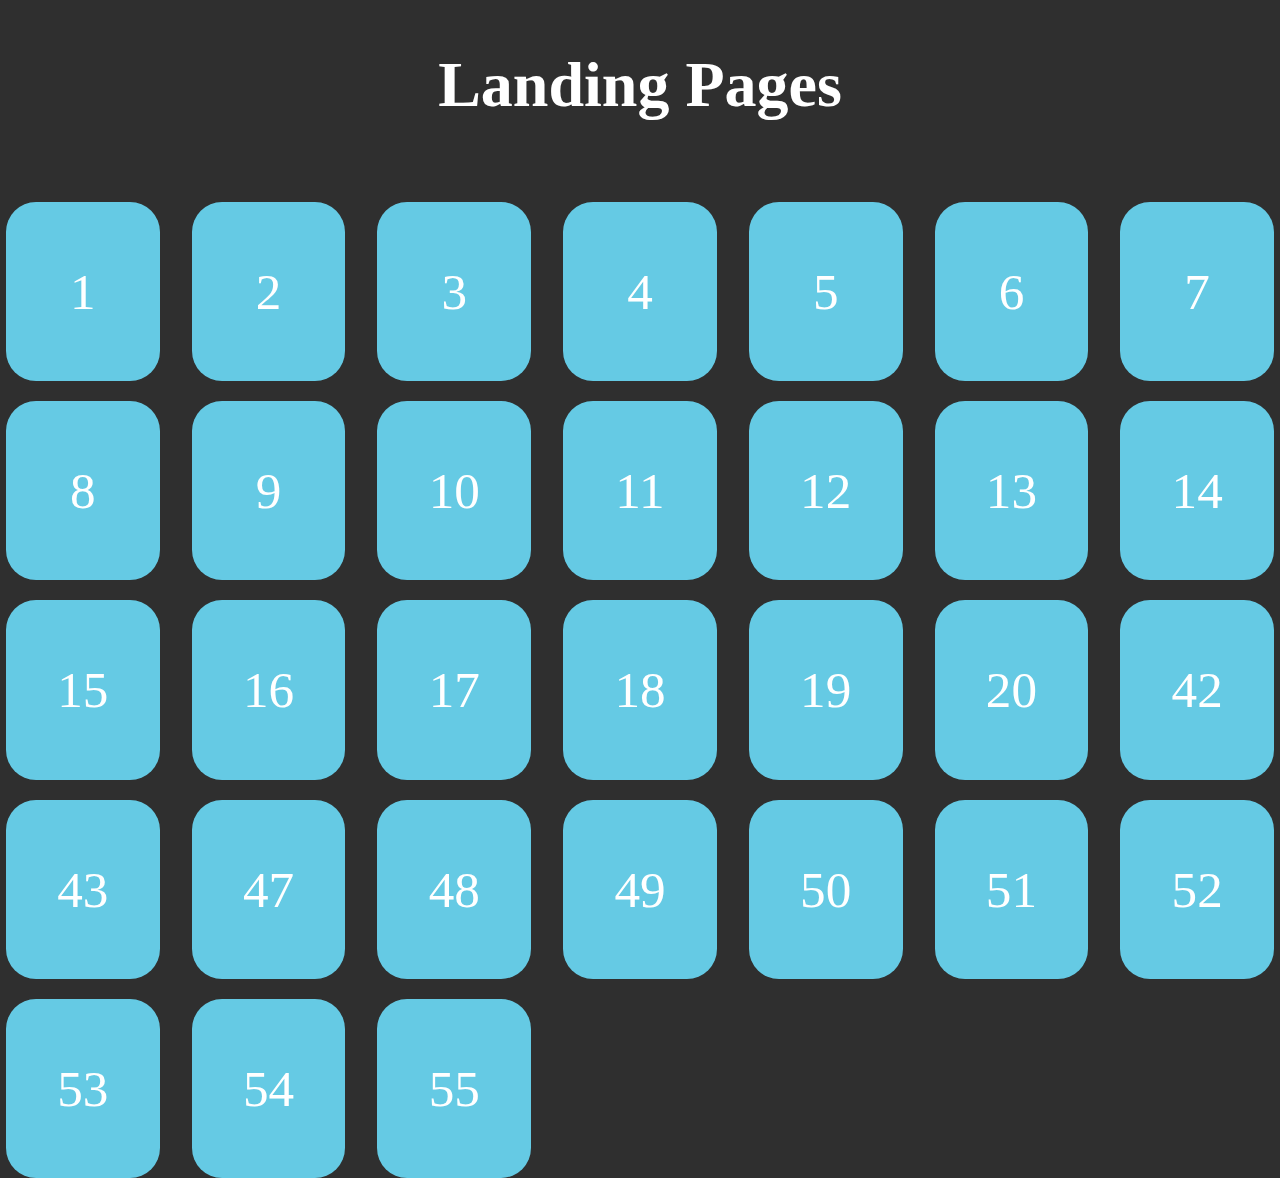
<file: index.html>
<!DOCTYPE html>
<html lang="en">

    <head>
        <meta charset="UTF-8">
        <meta name="viewport" content="width=device-width, initial-scale=1.0">
        <link rel="stylesheet" href="/index.css">
        <title>Landing pages</title>
    </head>
    
    <body>
        <div class="layout">
            <div class="title-container">
                <h1 class="title">Landing Pages</h1>
            </div>

            <div class="links-container">
                <a href="/pages/page_1.html" class="link landing1">1</a>
                <a href="/pages/page_2.html" class="link landing2">2</a>
                <a href="/pages/page_3.html" class="link landing3">3</a>
                <a href="/pages/page_4.html" class="link landing4">4</a>
                <a href="/pages/page_5.html" class="link landing5">5</a>
                <a href="/pages/page_6.html" class="link landing6">6</a>
                <a href="/pages/page_7.html" class="link landing7">7</a>
                <a href="/pages/page_8.html" class="link landing8">8</a>
                <a href="/pages/page_9.html" class="link landing9">9</a>
                <a href="/pages/page_10.html" class="link landing10">10</a>
                <a href="/pages/page_11.html" class="link landing11">11</a>
                <a href="/pages/page_12.html" class="link landing12">12</a>
                <a href="/pages/page_13.html" class="link landing13">13</a>
                <a href="/pages/page_14.html" class="link landing14">14</a>
                <a href="/pages/page_15.html" class="link landing15">15</a>
                <a href="/pages/page_16.html" class="link landing16">16</a>
                <a href="/pages/page_17.html" class="link landing17">17</a>
                <a href="/pages/page_18.html" class="link landing18">18</a>
                <a href="/pages/page_19.html" class="link landing19">19</a>
                <a href="/pages/page_20.html" class="link landing20">20</a>
                <a href="/pages/page_21.html" class="link landing21">21</a>
                <a href="/pages/page_22.html" class="link landing22">22</a>
                <a href="/pages/page_23.html" class="link landing23">23</a>
                <a href="/pages/page_24.html" class="link landing24">24</a>
                <a href="/pages/page_25.html" class="link landing25">25</a>
                <a href="/pages/page_26.html" class="link landing26">26</a>
                <a href="/pages/page_27.html" class="link landing27">27</a>
                <a href="/pages/page_28.html" class="link landing28">28</a>
                <a href="/pages/page_29.html" class="link landing29">29</a>
                <a href="/pages/page_30.html" class="link landing30">30</a>
                <a href="/pages/page_31.html" class="link landing31">31</a>
                <a href="/pages/page_32.html" class="link landing32">32</a>
                <a href="/pages/page_33.html" class="link landing33">33</a>
                <a href="/pages/page_34.html" class="link landing34">34</a>
                <a href="/pages/page_35.html" class="link landing35">35</a>
                <a href="/pages/page_36.html" class="link landing36">36</a>
                <a href="/pages/page_37.html" class="link landing37">37</a>
                <a href="/pages/page_38.html" class="link landing38">38</a>
                <a href="/pages/page_39.html" class="link landing39">39</a>
                <a href="/pages/page_40.html" class="link landing40">40</a>
                <a href="/pages/page_41.html" class="link landing41">41</a>
                <a href="/pages/page_42.html" class="link landing42">42</a>
                <a href="/pages/page_43.html" class="link landing43">43</a>
                <a href="/pages/page_44.html" class="link landing44">44</a>
                <a href="/pages/page_45.html" class="link landing45">45</a>
                <a href="/pages/page_46.html" class="link landing46">46</a>
                <a href="/pages/page_47.html" class="link landing47">47</a>
                <a href="/pages/page_48.html" class="link landing48">48</a>
                <a href="/pages/page_49.html" class="link landing49">49</a>
                <a href="/pages/page_50.html" class="link landing50">50</a>
                <a href="/pages/page_51.html" class="link landing51">51</a>
                <a href="/pages/page_52.html" class="link landing52">52</a>
                <a href="/pages/page_53.html" class="link landing53">53</a>
                <a href="/pages/page_54.html" class="link landing54">54</a>
                <a href="/pages/page_55.html" class="link landing55">55</a>
            </div>
           
        
    </body>
</html>
</file>
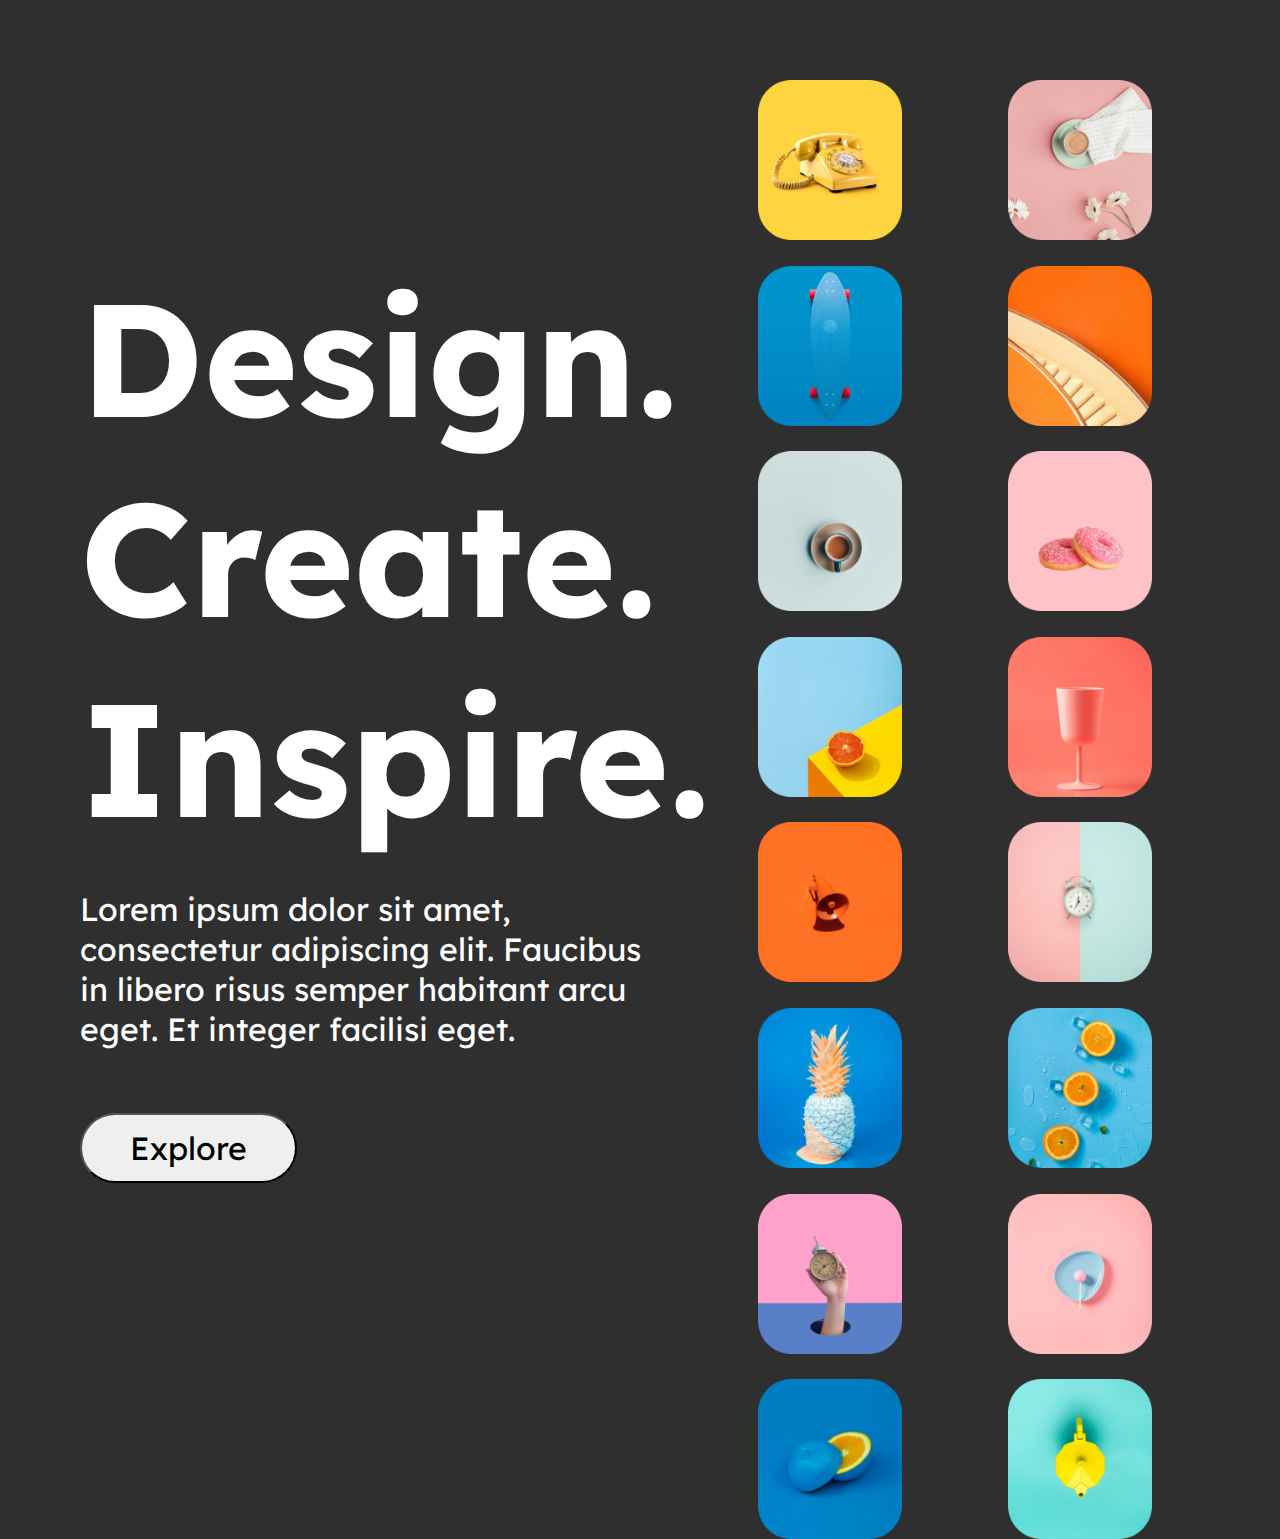
<file: pages/page_10.html>
<!DOCTYPE html>
<html lang="en">

    <head>
        <meta charset="UTF-8">
        <meta name="viewport" content="width=device-width, initial-scale=1.0">
        <link rel="stylesheet" href="../css/style_page_10.css">
        <title>Landing page #10</title>
    </head>

    <body>
       
        <div class="layout">
            <section class="item text-side">   
                <section class="text-container">
                    
                    <article class="title">
                        <h1>Design.<br>Create.<br>Inspire.</h1>
                    </article>
                    
                    <article class="main-text">
                        <p>Lorem ipsum dolor sit amet,<br>consectetur adipiscing elit. Faucibus <br> in libero risus semper habitant arcu<br>eget. Et integer facilisi eget.</p>
                    </article>

                    <article class="button">
                        <button>Explore</button>
                    </article>
                    
                </section>
            </section>
            
            <section class="item gallery">
                
                <div class="image-container">
                    <img src="../sources/sources_page_10/img1.png" alt="" class="image image1">
                    
                </div>
                <div class="image-container">
                    <img src="../sources/sources_page_10/img2.png" alt="" class="image image2">
                    
                </div>
                <div class="image-container">
                    <img src="../sources/sources_page_10/img3.png" alt="" class="image image3">
                    
                </div>
                <div class="image-container">
                    <img src="../sources/sources_page_10/img4.png" alt="" class="image image4">
                    
                </div>
                <div class="image-container">
                    <img src="../sources/sources_page_10/img5.png" alt="" class="image image5">

                </div>
                <div class="image-container">
                    
                    <img src="../sources/sources_page_10/img6.png" alt="" class="image image6">
                </div>
                <div class="image-container">
                    <img src="../sources/sources_page_10/img7.png" alt="" class="image image7">

                </div>
                <div class="image-container">
                    
                    <img src="../sources/sources_page_10/img8.png" alt="" class="image image8">
                </div>
                <div class="image-container">
                    <img src="../sources/sources_page_10/img9.png" alt="" class="image image9">
                    
                </div>
                <div class="image-container">
                    <img src="../sources/sources_page_10/img10.png" alt="" class="image image10">
                    
                </div>
                <div class="image-container">

                    <img src="../sources/sources_page_10/img11.png" alt="" class="image image11">
                </div>
                <div class="image-container">
                    <img src="../sources/sources_page_10/img12.png" alt="" class="image image12">

                </div>
                <div class="image-container">
                    <img src="../sources/sources_page_10/img13.png" alt="" class="image image13">

                </div>
                <div class="image-container">
                    <img src="../sources/sources_page_10/img14.png" alt="" class="image image14">

                </div>
                <div class="image-container">
                    <img src="../sources/sources_page_10/img15.png" alt="" class="image image15">
                    
                </div>
                <div class="image-container">
                    <img src="../sources/sources_page_10/img16.png" alt="" class="image image16">

                </div>

            </section>
        </div>

    </body>
</html>
</file>
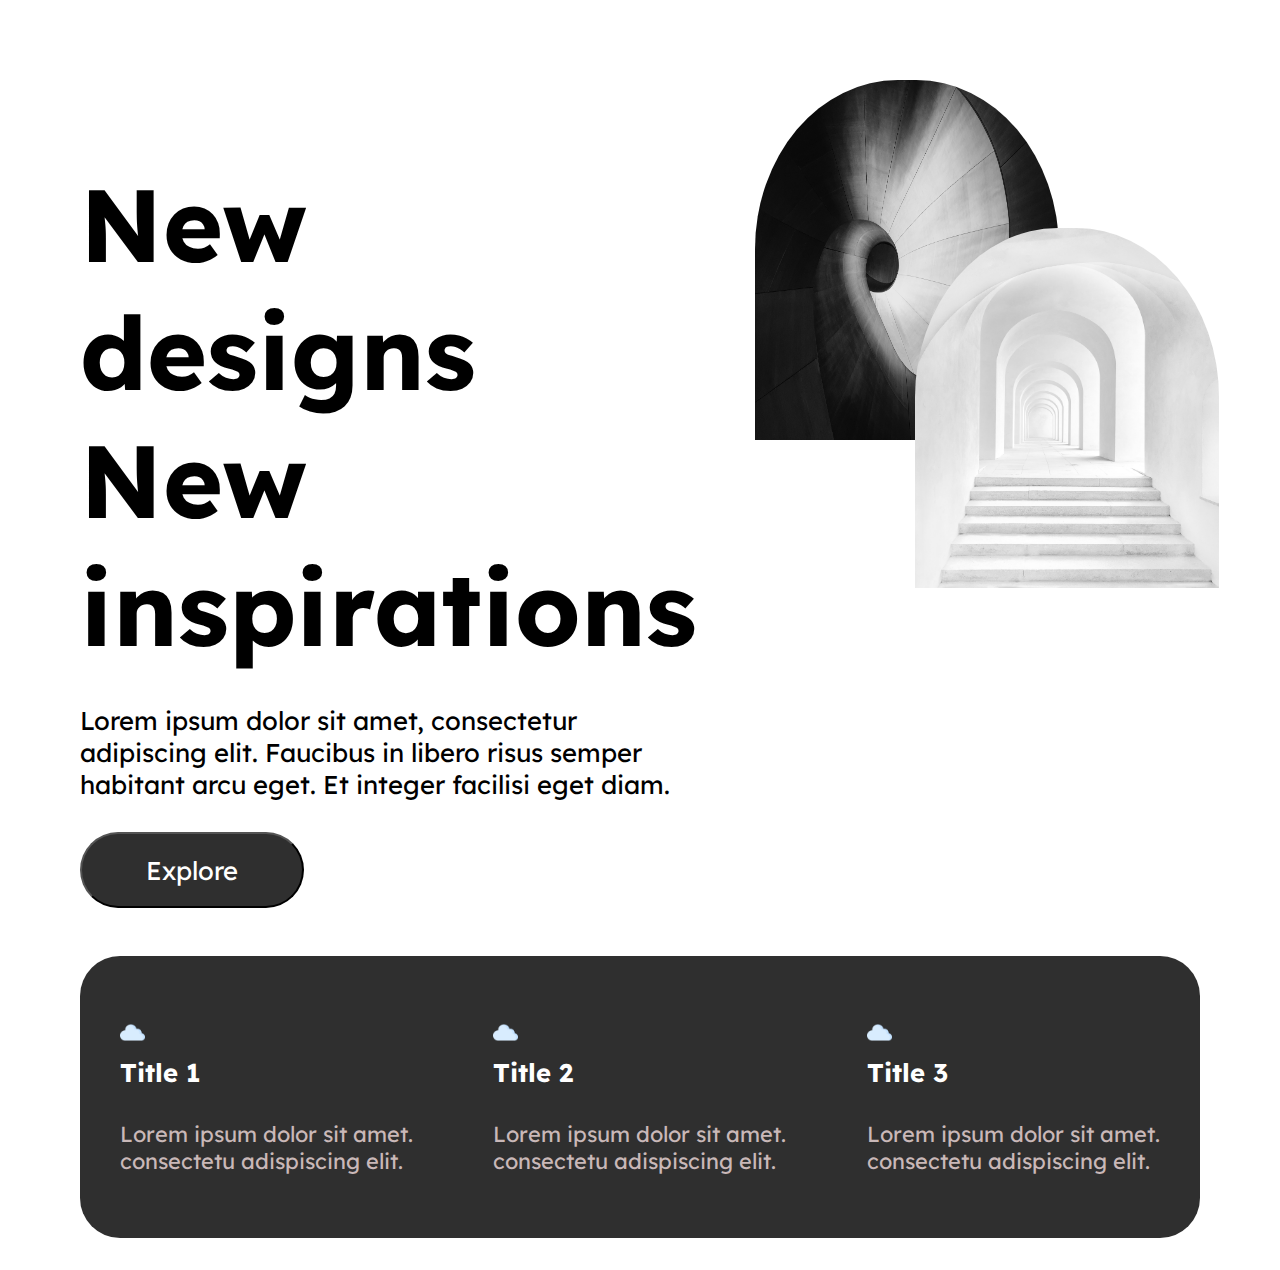
<file: pages/page_11.html>
<!DOCTYPE html>
<html lang="en">
    <head>
        <meta charset="UTF-8">
        <meta name="viewport" content="width=device-width, initial-scale=1.0">
        <link rel="stylesheet" href="../css/style_page_11.css">
        <title>Landing page #11</title>
    </head>
    
    <body>
        
        <div class="layout">
            <section class="text-container">

                <article class="title">
                    <h1>New designs<br>New inspirations</h1>
                </article>

                <article class="main-text">
                    <p>Lorem ipsum dolor sit amet, consectetur<br>adipiscing elit. Faucibus in libero risus semper<br>habitant arcu eget. Et integer facilisi eget diam.</p>
                </article>

                <article class="button">
                    <button type="button">Explore</button>
                </article>

            </section>

            <section class="section images-container">

                <div class="top-image">
                    <img src="../sources/sources_page_11/top-image.jpg" alt="">
                </div>

                <div class="bottom-image">
                    <img src="../sources/sources_page_11/bottom-image.jpg" alt="">
                </div>

            </div>

            <section class="bottom-container">

                <article class="info info1">
                    <img src="../sources/sources_page_11/cloud-icon.png" alt="" class="icon">
                    <h2 class="card-title">Title 1</h2>
                    <p class="card-text">Lorem ipsum dolor sit amet.<br>consectetu adispiscing elit.</p>
                </article>

                <article class="info info2">
                    <img src="../sources/sources_page_11/cloud-icon.png" alt="" class="icon">
                    <h2 class="card-title">Title 2</h2>
                    <p class="card-text">Lorem ipsum dolor sit amet.<br>consectetu adispiscing elit.</p>
                </article>
                
                <article class="info info3">
                    <img src="../sources/sources_page_11/cloud-icon.png" alt="" class="icon">
                    <h2 class="card-title">Title 3</h2>
                    <p class="card-text">Lorem ipsum dolor sit amet.<br>consectetu adispiscing elit.</p>
                </article>
            </section>
        </div>

    </body>
</html>
</file>
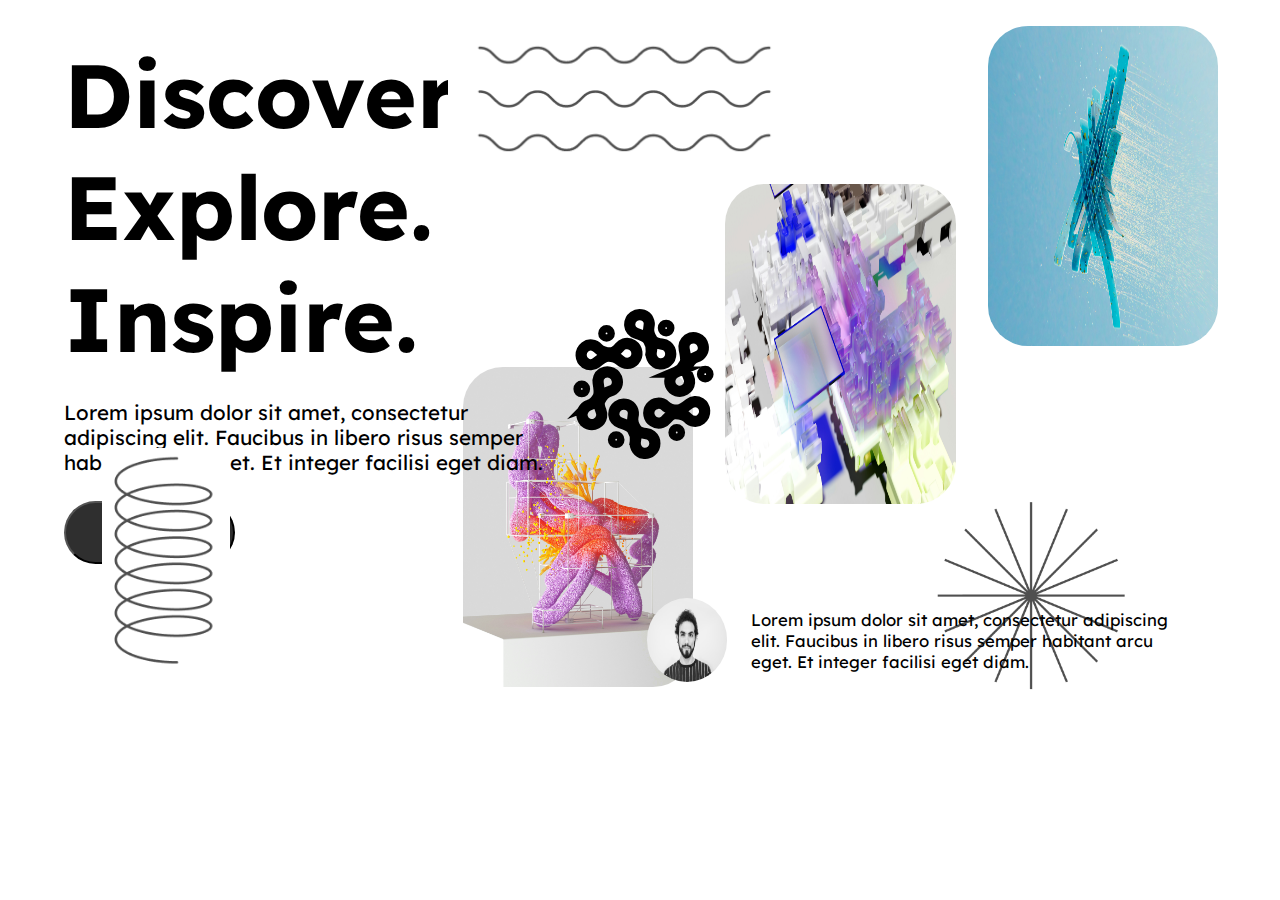
<file: pages/page_12.html>
<!DOCTYPE html>
<html lang="en">
    <head>
        <meta charset="UTF-8">
        <meta name="viewport" content="width=device-width, initial-scale=1.0">
        <link rel="stylesheet" href="../css/style_page_12.css">
        <title>Landing page #12</title>
    </head>
    <body>
        <div class="layout">

            <section class="header">

                <article class="title">
                    <h1>Discover.<br>Explore.<br>Inspire.</h1>
                </article>

                <article class="main-text">
                    <p>Lorem ipsum dolor sit amet, consectetur<br>adipiscing elit. Faucibus in libero risus semper<br>habitant arcu eget. Et integer facilisi eget diam.</p>
                </article>

                <article class="button">
                    <button type="button">Explore</button>
                </article>

            </section>

            <article class="decoration-images spiral">
                <img src="../sources/source_page_12/spiral.png" alt="">
            </article>
            <article class="decoration-images wave">
                <img src="../sources/source_page_12/wave.png" alt="">
            </article>
            <article class="decoration-images dawn1">
                <img src="../sources/source_page_12/dawn-icon.svg" alt="">
            </article>
            <article class="decoration-images dawn2">
                <img src="../sources/source_page_12/dawn.png" alt="">
            </article>

            <section class="image-section">
                <article class="image left-image">
                    <img src="../sources/source_page_12/left-image.jpg" alt="">
                </article>

                <article class="image middle-image">
                    <img src="../sources/source_page_12/middle-image.jpg" alt="">
                </article>

                <article class="image right-image">
                    <img src="../sources/source_page_12/right-image.jpg" alt="">
                </article>

                <article class="card">
                    <img src="../sources/source_page_12/profile-image.jpg" alt="" class="profile-image">
                    <p class="card-text">Lorem ipsum dolor sit amet, consectetur adipiscing<br>elit. Faucibus in libero risus semper habitant arcu<br>eget. Et integer facilisi eget diam.</p>
                </article>
            </section>
        </div>
    </body>
</html>
</file>
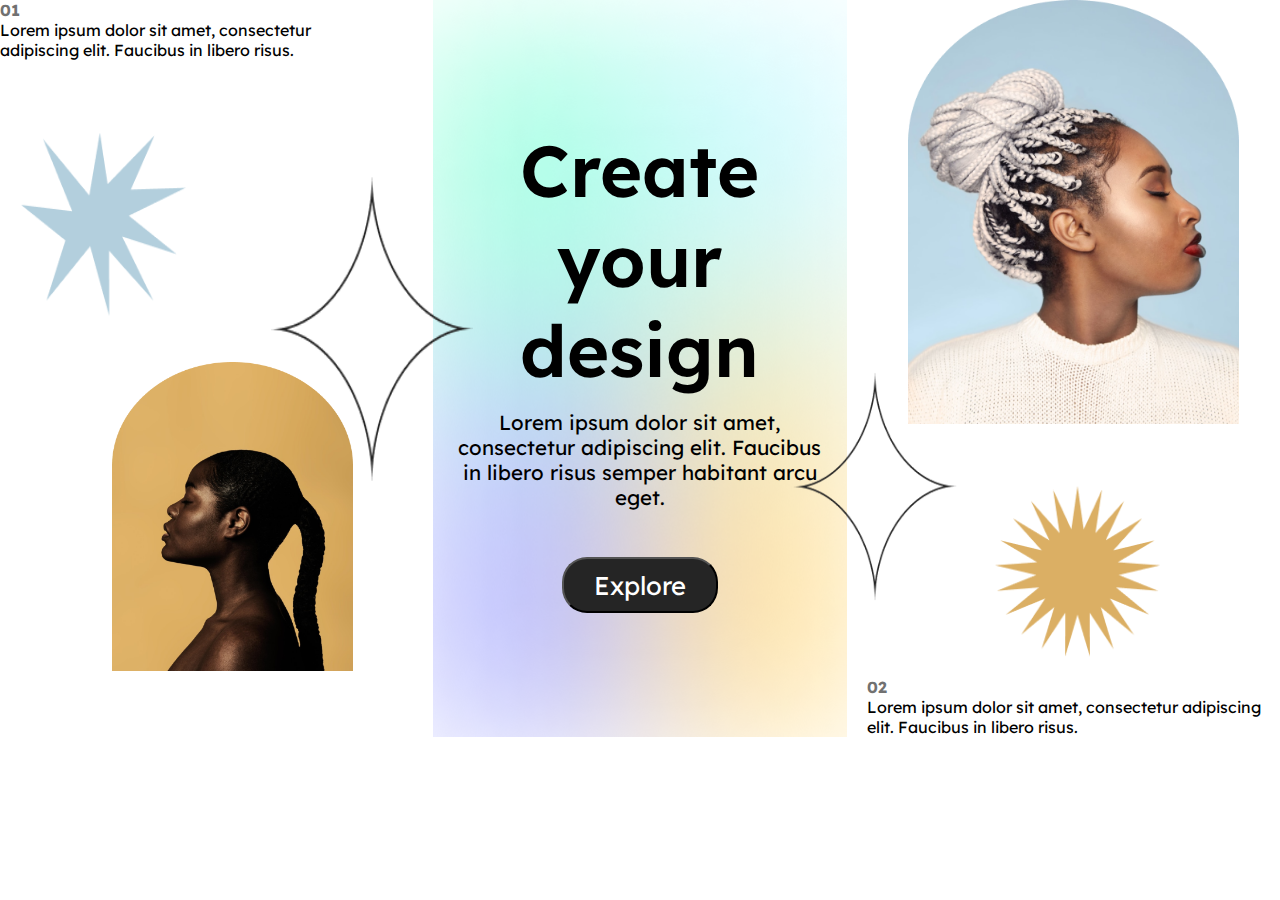
<file: pages/page_13.html>
<!DOCTYPE html>
<html lang="es">

    <head>
        <meta charset="UTF-8">
        <meta name="viewport" content="width=device-width, initial-scale=1.0">
        <link rel="stylesheet" href="../css/style_page_13.css">
        <title>Landing Page #13</title>
    </head>

    <body>
        <div class="layout">

            <section class="lay-item left-section">

                <article class="left-text">
                    <p class="number">01</p>
                    <p class="text">
                        Lorem ipsum dolor sit amet, consectetur<br>adipiscing elit. Faucibus in
                        libero risus.
                    </p>
                </article>

                <article class="left-decor">
                    <img src="../sources/sources_page_13/spike.png" alt="" class="spike">
                    <img src="../sources/sources_page_13/star.png" alt="" class="star">
                </article>

                <article class="left-image">
                    <img src="../sources/sources_page_13/left-image.png" alt="" class="main-image">
                </article>

            </section>

            <section class="lay-item middle-section">

                <article class="text-container">
                    <h1 class="title">Create<br> your <br>design</h1>
                    <p class="text">
                        Lorem ipsum dolor sit amet, consectetur adipiscing elit. Faucibus in
                        libero risus semper habitant arcu eget.
                    </p>
                    <button type="button">Explore</button>
                </article>

            </section>

            <section class="lay-item">

                <article class="right-image">
                    <img src="../sources/sources_page_13/right-image.png" alt="" class="main-image">
                </article>

                <article class="right-decor">
                    <img src="../sources/sources_page_13/star.png" alt="" class="star-2">
                    <img src="../sources/sources_page_13/sun.png" alt="" class="sun">
                </article>

                <div class="right-text">
                    <p class="number">02</p>
                    <p class="text">
                        Lorem ipsum dolor sit amet, consectetur adipiscing elit. Faucibus in
                        libero risus.
                    </p>
                </div>

            </section>
        </div>
    </body>
</html>
</file>
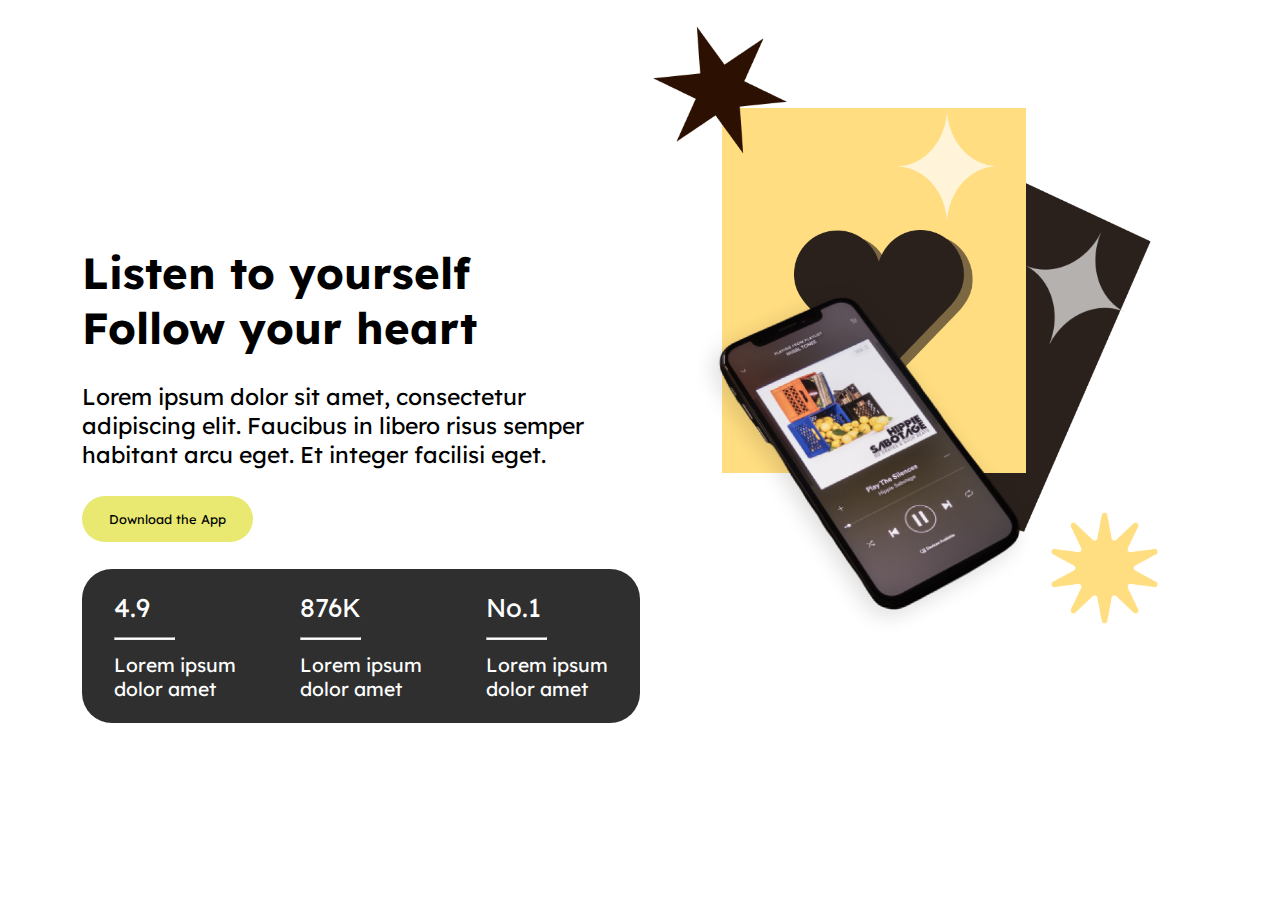
<file: pages/page_14.html>
<!DOCTYPE html>
<html lang="en">

    <head>
        <meta charset="UTF-8">
        <meta name="viewport" content="width=device-width, initial-scale=1.0">
        <link rel="stylesheet" href="../css/style_page_14.css">
        <title>Landing page #14</title>
    </head>

    <body>

        <div class="layout">
            <section class="left-section">
                <article class="text">
                    <article class="title">
                        <h1>Listen to yourself<br>Follow your heart</h1>
                    </article>
                    <article class="main-text">
                        <p>Lorem ipsum dolor sit amet, consectetur<br>adipiscing elit. Faucibus in libero risus semper<br>habitant arcu eget. Et integer facilisi eget.</p>
                    </article>
                    <button type="button">Download the App</button>
                </article>

                <article class="footer">

                    <div class="card card-left">
                        <p class="number">4.9</p>
                        <hr>
                        <p class="card-text">Lorem ipsum<br>dolor amet</p>
                    </div>
                    <div class="card card-middle">
                        <p class="number">876K</p>
                        <hr>
                        <p class="card-text">Lorem ipsum<br>dolor amet</p>
                    </div>
                    <div class="card card-right">
                        <p class="number">No.1</p>
                        <hr>
                        <p class="card-text">Lorem ipsum<br>dolor amet</p>
                    </div>

                </article>
            </section>

            <section class="right-section">
                <article class="full-image-article">
                    <img src="../sources/sources_page14/full-images.png" alt="" class="full-images">
                </article>
                <article class="image yellow-square">
                    <img src="../sources/sources_page14/yellow-square.png" alt="">
                </article>
                <article class="image brown-square">
                    <img src="../sources/sources_page14/brown-square.png" alt="">
                </article>
                <article class="image black-star">
                    <img src="../sources/sources_page14/black-star.png" alt="">
                </article>
                <article class="image star-1">
                    <img src="../sources/sources_page14/star-1.png" alt="">
                </article>
                <article class="image mobile">
                    <img src="../sources/sources_page14/mobile.png" alt="">
                </article>
                <article class="image star-2">
                    <img src="../sources/sources_page14/star-2.png" alt="">
                </article>
                <article class="image sun">
                    <img src="../sources/sources_page14/yellow-star.png" alt="">
                </article>
                <article class="image heart">
                    <img src="../sources/sources_page14/heart.png" alt="">
                </article>
            </section>
        </div>
    </body>
</html>
</file>
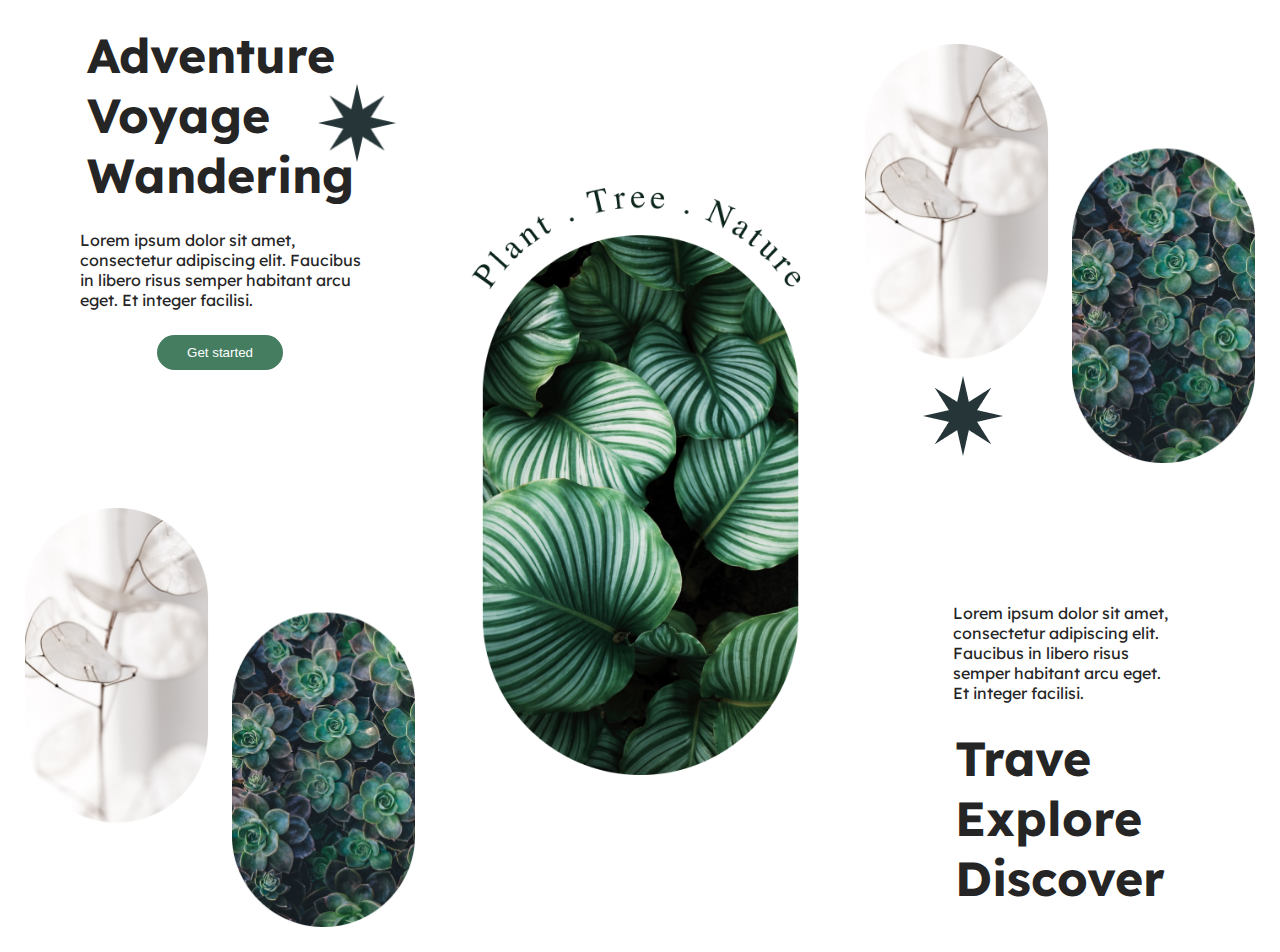
<file: pages/page_15.html>
<!DOCTYPE html>
<html lang="es">
    <head>
            <meta charset="UTF-8">
            <meta name="viewport" content="width=device-width, initial-scale=1.0">
            <link rel="stylesheet" href="../css/style_page_15.css">
            <title>Landing Page #15</title>
    </head>
    <body>

        <div class="layout">

            <section class="lay-item left-section">

                <article class="left-section-text">
                    <h1 class="title">Adventure<br> Voyage <br>Wandering</h1>
                    <p class="text">
                        Lorem ipsum dolor sit amet, <br>consectetur adipiscing elit. Faucibus<br> in
                        libero risus semper habitant arcu<br> eget. Et integer facilisi.
                    </p>
                    <button type="button" class="button">Get started</a>
                </article>

                <img src="../sources/sources_page_15/star.png" alt="" class="star" />

                <article class="left-right-images">
                    <img src="../sources/sources_page_15/right-image.png" alt=""/>
                </article>

            </section>

            <section class="lay-item">
                <img src="../sources/sources_page_15/middle-image.png" alt="" class="middle-image" />
            </section>

            <section class="lay-item">

                <article class="left-right-images">

                    <img src="../sources/sources_page_15/right-image.png" alt="">
                    </article>
                    <img src="../sources/sources_page_15/star.png" alt=""" class="star-2">
                <article class="left-section-text">
                    <p class="text">
                        Lorem ipsum dolor sit amet,<br> consectetur adipiscing elit.<br> Faucibus in
                        libero risus <br>semper habitant arcu eget. <br>Et integer facilisi.
                    </p>
                    <h1 class="title">Trave <br>Explore<br>Discover</h1>
                </article>
            </section>
        </div>
    </body>
</html>
</file>
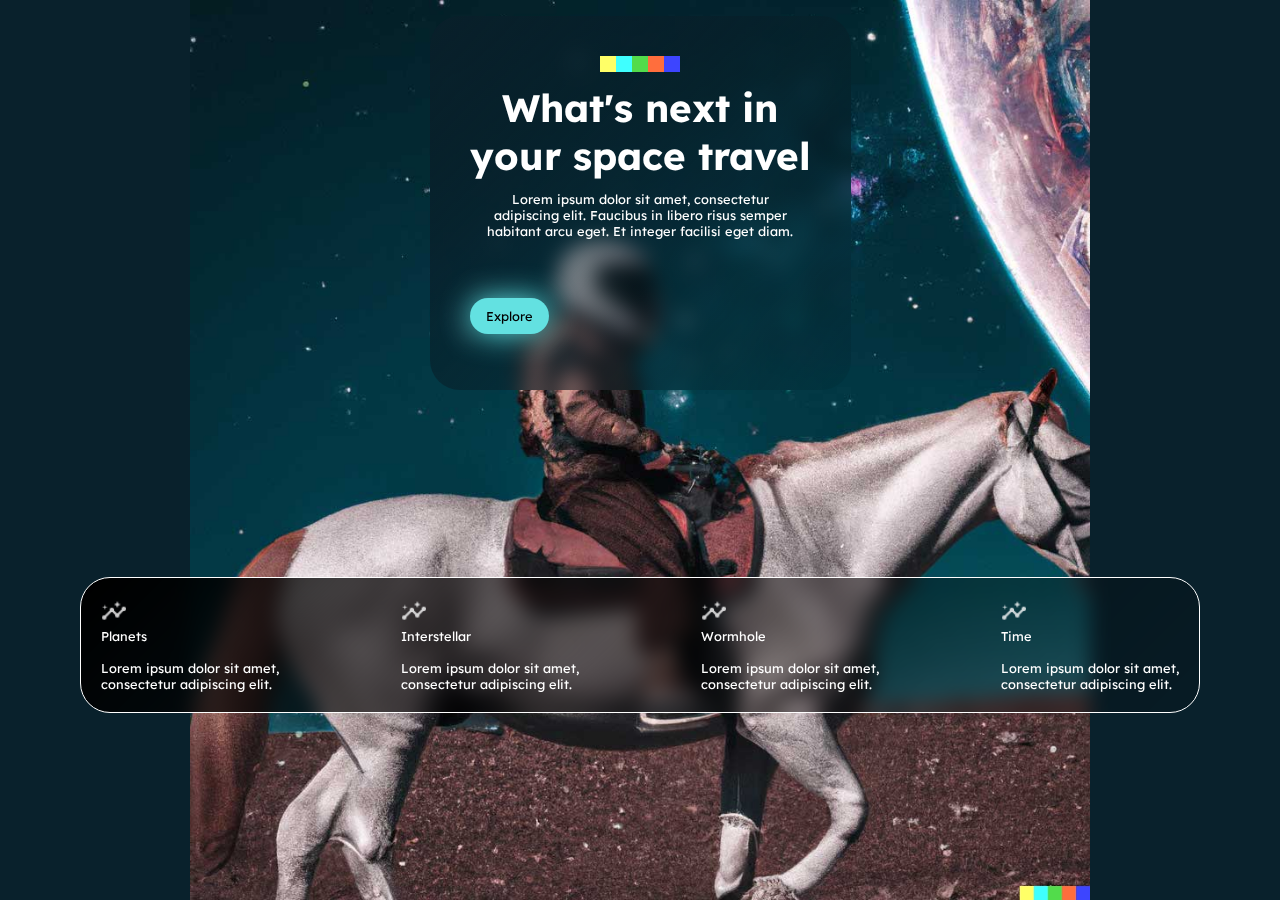
<file: pages/page_16.html>
<!DOCTYPE html>
<html lang="en">

    <head>
        <meta charset="UTF-8">
        <meta name="viewport" content="width=device-width, initial-scale=1.0">
        <link rel="stylesheet" href="../css/style_page_16.css">
        <title>landing page #16</title>
    </head>

    <body>

        <div class="layout">
            
            <div class="background-container">
                <img class="background-image" src="../sources/source_page_16/background-image.png" alt="">
            </div>

            <section class="main-text-section">

                <article class="color-image">
                    <img src="../sources/source_page_16/colors-icon.png" alt="" class="color-icon">
                </article>

                <article class="title">
                    <h1>What's next in<br>your space travel</h1>
                </article>

                <article class="main-text">
                    <p>Lorem ipsum dolor sit amet, consectetur<br>adipiscing elit. Faucibus in libero risus semper<br>habitant arcu eget. Et integer facilisi eget diam.</p>
                </article>

                <article class="button">
                    <button type="button">Explore</button>
                </article>

            </section>

            <section class="info-container">

                <article class="card">
                    <img src="../sources/source_page_16/icon.png" alt="" class="card-icon">
                    <p class="card-title">Planets</p>
                    <p class="card-text">Lorem ipsum dolor sit amet, <br>consectetur adipiscing elit.</p>
                </article>

                <article class="card">
                    <img src="../sources/source_page_16/icon.png" alt="" class="card-icon">
                    <p class="card-title">Interstellar</p>
                    <p class="card-text">Lorem ipsum dolor sit amet, <br>consectetur adipiscing elit.</p>
                </article>

                <article class="card">
                    <img src="../sources/source_page_16/icon.png" alt="" class="card-icon">
                    <p class="card-title">Wormhole</p>
                    <p class="card-text">Lorem ipsum dolor sit amet, <br>consectetur adipiscing elit.</p>
                </article>

                <article class="card">
                    <img src="../sources/source_page_16/icon.png" alt="" class="card-icon">
                    <p class="card-title">Time</p>
                    <p class="card-text">Lorem ipsum dolor sit amet, <br>consectetur adipiscing elit.</p>
                </article>

            </section>

    

        </div>
        
    </body>
</html>
</file>
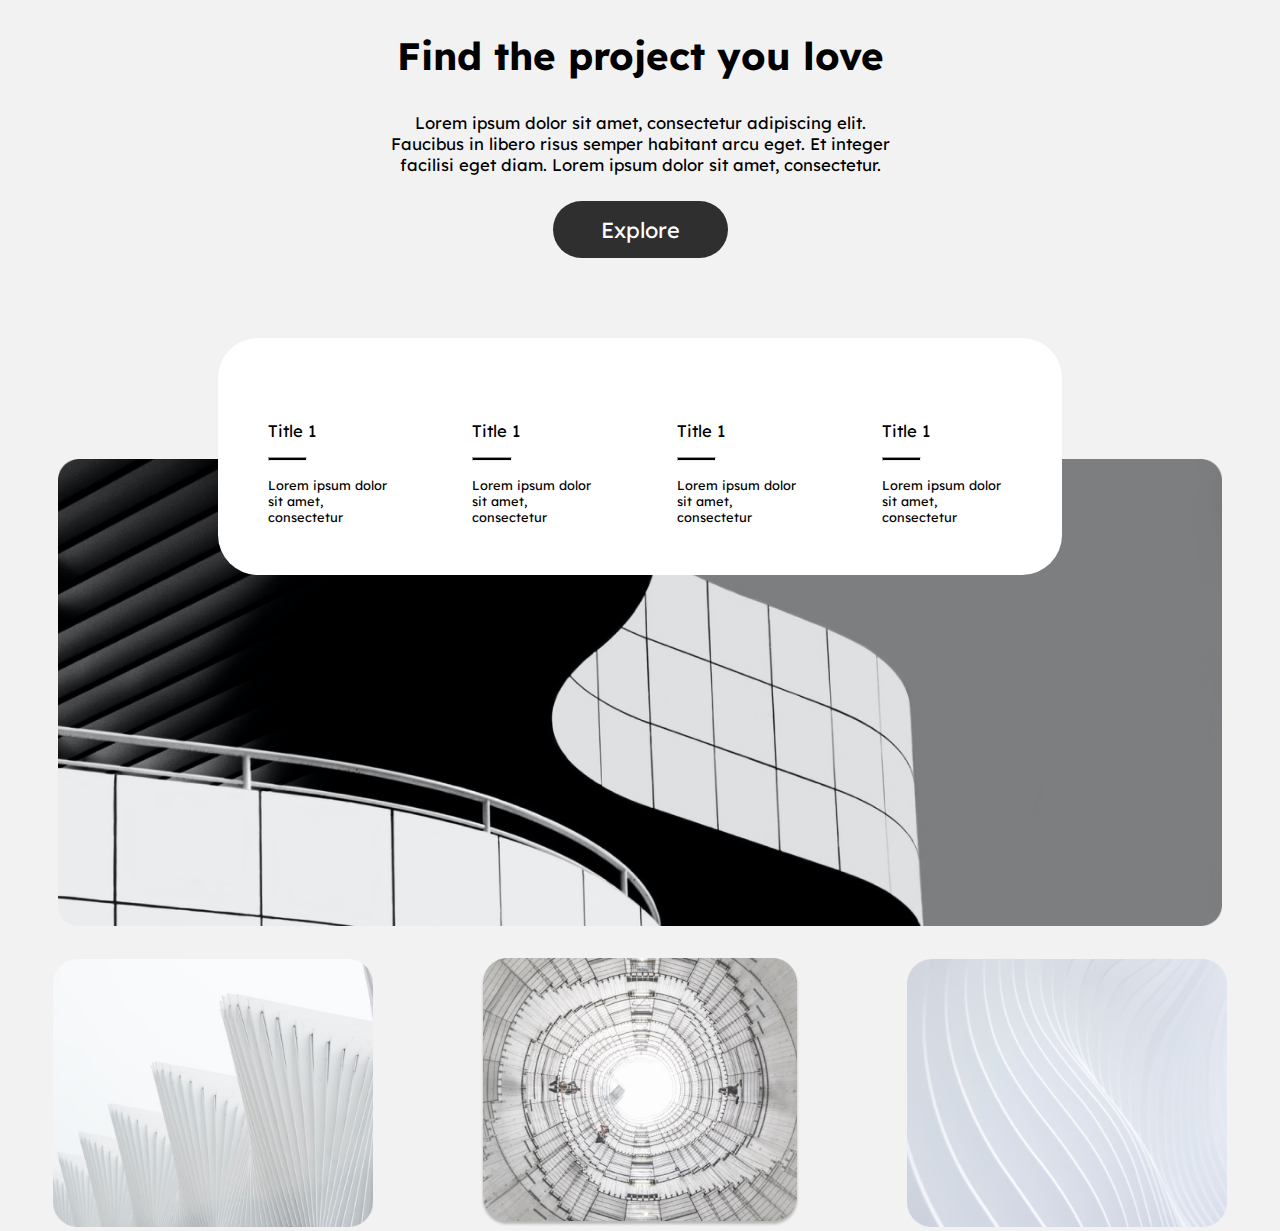
<file: pages/page_17.html>
<!DOCTYPE html>
<html lang="en">

    <head>
        <meta charset="UTF-8">
        <meta name="viewport" content="width=device-width, initial-scale=1.0">
        <link rel="stylesheet" href="../css/style_page_17.css">
        <title>Landing page #17</title>
    </head>

    <body>

        <div class="layout">

            <section class="main-text">

                <h1 class="title">Find the project you love</h1>
                <p class="main-text">Lorem ipsum dolor sit amet, consectetur adipiscing elit.<br>Faucibus in libero risus semper habitant arcu eget. Et integer<br>facilisi eget diam. Lorem ipsum dolor sit amet, consectetur.</p>
                <button type="button">Explore</button>

                <section class="info-container">
    
                    <article class="card first-card">
                        <p class="card-title">Title 1</p>
                        <hr>
                        <p class="card-text">Lorem ipsum dolor<br>sit amet, consectetur</p>
                    </article>
    
                    <article class="card second-card">
                        <p class="card-title">Title 1</p>
                        <hr>
                        <p class="card-text">Lorem ipsum dolor<br>sit amet, consectetur</p>
                    </article>
    
                    <article class="card third-card">
                        <p class="card-title">Title 1</p>
                        <hr>
                        <p class="card-text">Lorem ipsum dolor<br>sit amet, consectetur</p>
                    </article>
    
                    <article class="card fourth-card">
                        <p class="card-title">Title 1</p>
                        <hr>
                        <p class="card-text">Lorem ipsum dolor<br>sit amet, consectetur</p>
                    </article>
    
                </section>
            </section>
            

            <section class="images-section">

                <article class="image-container top-image"><img src="../sources/sources_page17/middle-background.png" alt="">
                </article>

                <article class="image-container bottom-first"><img src="../sources/sources_page17/bottom-first-bg.png" alt="">
                </article>

                <article class="image-container bottom-second"><img src="../sources/sources_page17/bottom-middle-bg.png" alt="">
                </article>

                <article class="image-container bottom-third"><img src="../sources/sources_page17/bottom-right-bg.png" alt="">
                </article>

            </section>

        </div>
        
    </body>
</html>
</file>
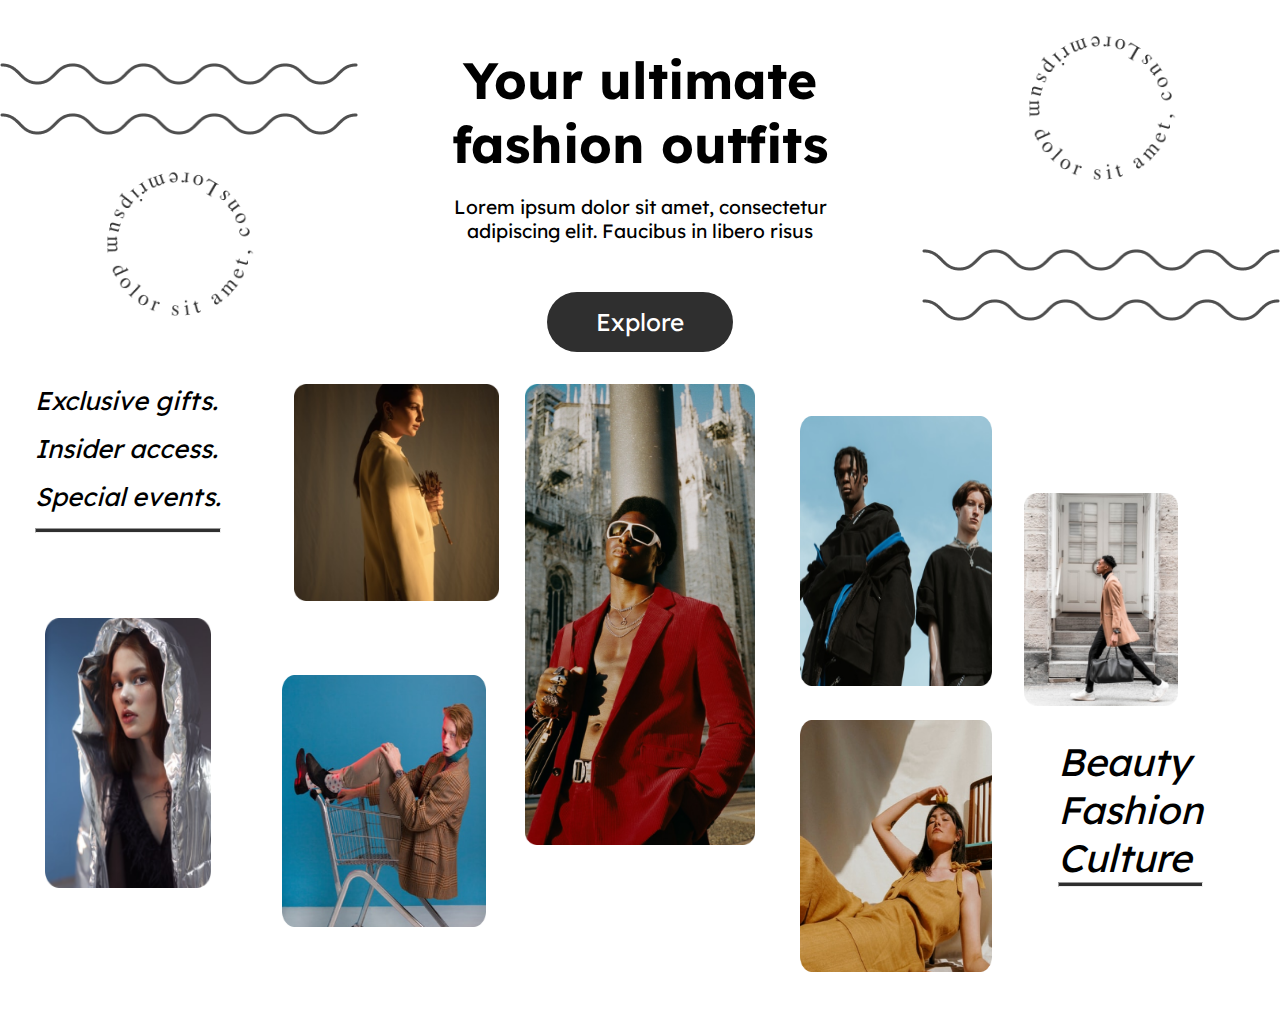
<file: pages/page_18.html>
<!DOCTYPE html>
<html lang="en">

    <head>
        <meta charset="UTF-8">
        <meta name="viewport" content="width=device-width, initial-scale=1.0">
        <link rel="stylesheet" href="../css/style_page_18.css">
        <title>Landing page #18</title>
    </head>

    <body>
        <div class="layout">

            <section class="top-section">

                <article class="left-decoration">
                    <img src="../sources/sources_page_18/waves.png" alt="" class="left-wave wave">
                    <img src="../sources/sources_page_18/circle-text.png" alt="" class="left-circle circle">
                </article>

                <section class="main-text-container">
                    <h1 class="title">Your ultimate<br> fashion outfits</h1>
                    <p class="main-text">Lorem ipsum dolor sit amet, consectetur <br>adipiscing elit. Faucibus in libero risus</p>
                    <button type="button">Explore</button>
                </section>

                <article class="right-decoration">
                    <img src="../sources/sources_page_18/waves.png" alt="" class="right-wave wave">
                    <img src="../sources/sources_page_18/circle-text.png" alt="" class="right-circle circle">
                </article>

            </section>

            <section class="gallery-section">

                <article class="item item1">
                    <div class="item-text">
                        <p class="card-text">Exclusive gifts.</p><p>Insider access.</p><p>Special events.</p>
                        <hr>
                    </div>
                </article>

                <article class="item item2">
                    <img src="../sources/sources_page_18/img1.png" alt="" class="gallery-image">
                </article>

                <article class="item item3">
                    <img src="../sources/sources_page_18/img2.png" alt="" class="gallery-image">
                </article>
                
                <article class="item item4">
                    <img src="../sources/sources_page_18/img3.png" alt="" class="gallery-image">
                </article>
                
                <article class="item item5">
                    <img src="../sources/sources_page_18/img4.png" alt="" class="gallery-image">
                    <div class="item-text">
                        <p class="card-text">Beauty<br>Fashion<br>Culture</p>
                        <hr>
                    </div>
                </article>
                
                <article class="item item6">
                    <img src="../sources/sources_page_18/img5.png" alt="" class="gallery-image">
                </article>
                
                <article class="item item7">
                    <img src="../sources/sources_page_18/img6.png" alt="" class="gallery-image">
                </article>

                <article class="item item8">
                    <img src="../sources/sources_page_18/img7.png" alt="" class="gallery-image">
                </article>
                
               

               
            </section>

        </div>
    </body>
</html>
</file>
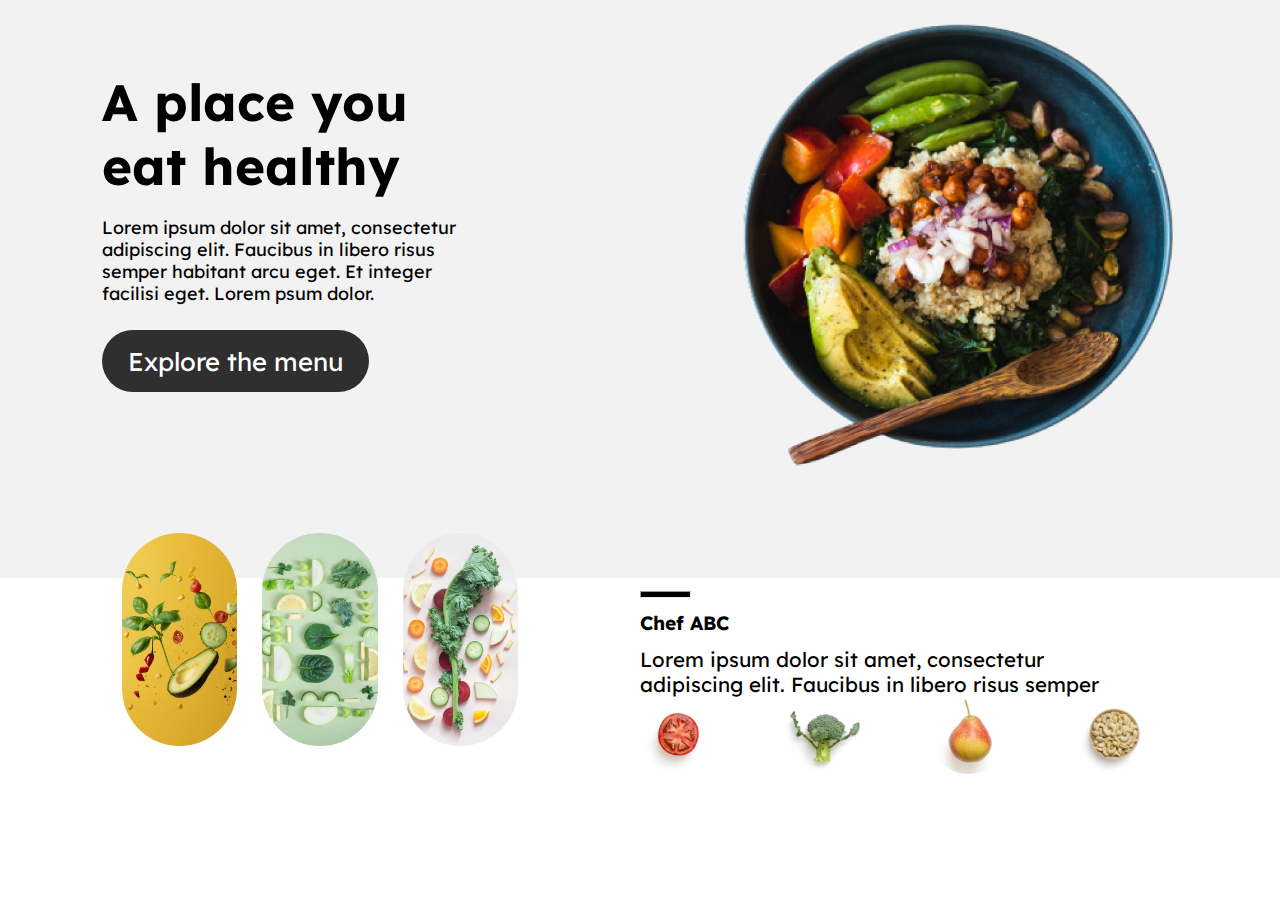
<file: pages/page_19.html>
<!DOCTYPE html>
<html lang="en">

    <head>
        <meta charset="UTF-8">
        <meta name="viewport" content="width=device-width, initial-scale=1.0">
        <link rel="stylesheet" href="../css/style_page_19.css">
        <title>Landing page #19</title>
    </head>

    <body>

        <div class="layout">

            <section class="main-text-container">
                <h1 class="title">A place you<br>eat healthy</h1>
                <p class="main-text">Lorem ipsum dolor sit amet, consectetur<br> adipiscing elit. Faucibus in libero risus<br>semper habitant arcu eget. Et integer<br>facilisi eget. Lorem psum dolor.</p>
                <button type="button">Explore the menu</button>
            </section>

            <section class="big-image-container">
                <img src="../sources/sources_page_19/big-right-food.png" alt="" class="big-image">
            </section>

            <section class="row-images-container">

                <article class="image-container">
                    <img src="../sources/sources_page_19/first-image.png" alt="" class="card-image1">
                </article>

                <article class="image-container">
                    <img src="../sources/sources_page_19/middle-image.png" alt="" class="card-image2">
                </article>

                <article class="image-container">
                    <img src="../sources/sources_page_19/right-image.png" alt="" class="card-image3">
                </article>
            </section>

            <section class="card-container">
                <hr>
                <h1 class="title">Chef ABC</h1>
                <p class="card-text">Lorem ipsum dolor sit amet, consectetur<br>adipiscing elit. Faucibus in libero risus semper</p>
                <div class="icons-container">
                    <img src="../sources/sources_page_19/tomato-icon.png" alt="" class="icon icon1">
                    <img src="../sources/sources_page_19/broco-icon.png" alt="" class="icon icon2">
                    <img src="../sources/sources_page_19/pear-icon.png" alt="" class="icon icon3">
                    <img src="../sources/sources_page_19/last-icon.png" alt="" class="icon icon4">

                </div>
            </section>

        </div>
        
    </body>
</html>
</file>
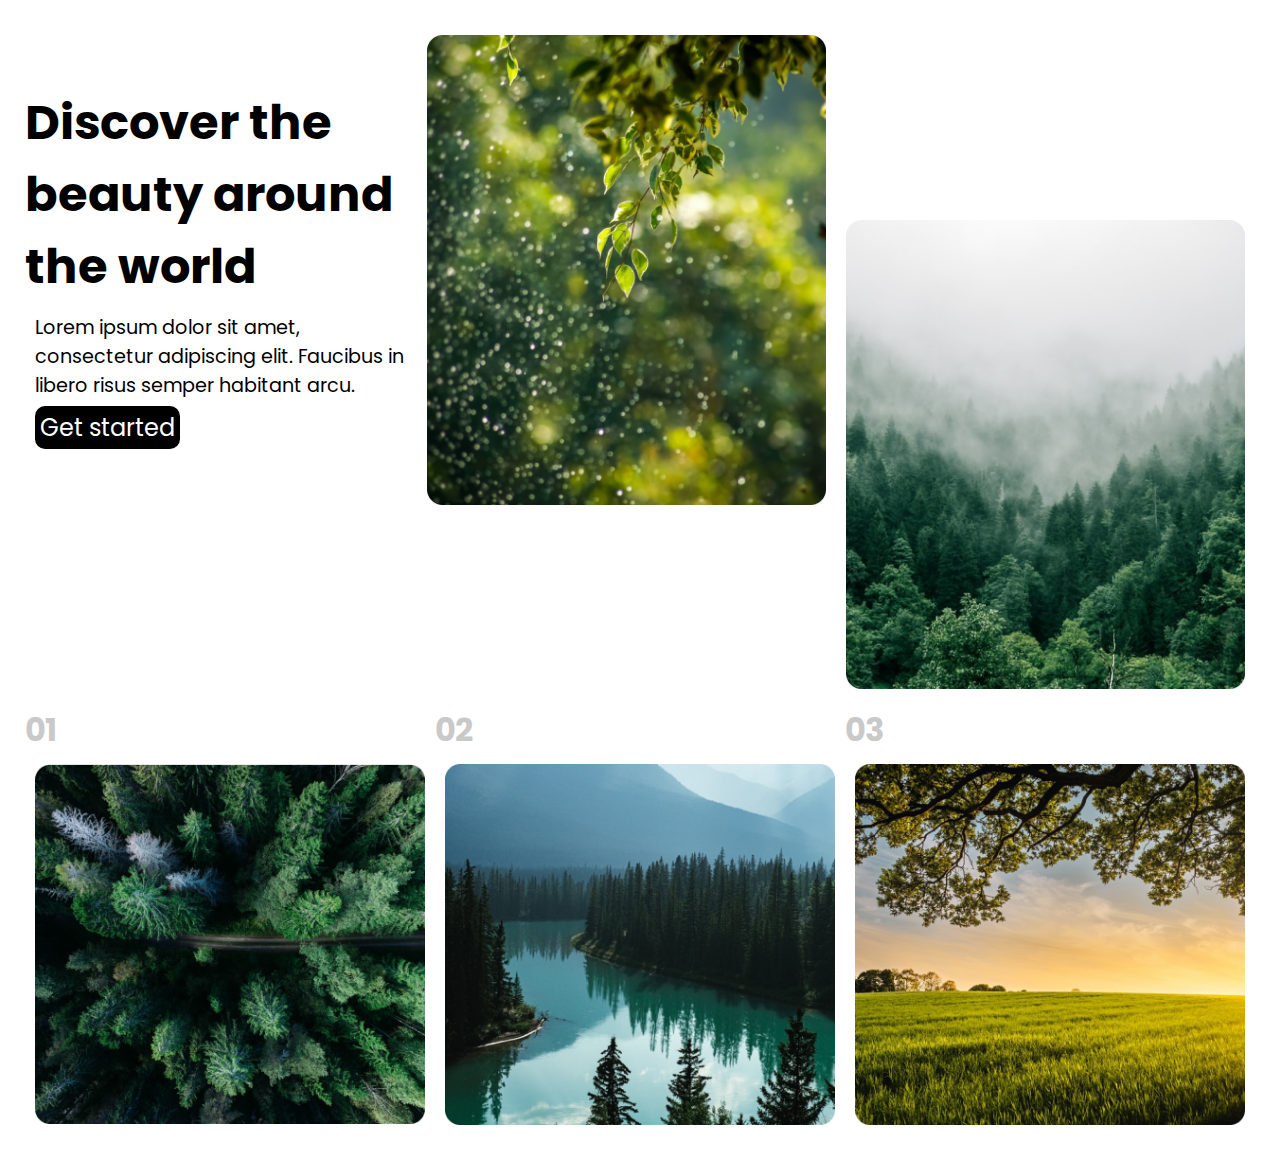
<file: pages/page_2.html>
<!DOCTYPE html>
<html lang="en">

    <head>
        <meta charset="UTF-8" />
        <meta name="viewport" content="width=device-width, initial-scale=1.0">
        <link rel="stylesheet" href="../css/style_page_2.css">
        <title>Landing page #2</title>
    </head>

    <body>
        <div class="grid">
            <div class="item">
                <div class="text">
                    <h1>Discover the beauty around the world</h1>
                    <p>
                        Lorem ipsum dolor sit amet, consectetur adipiscing elit. Faucibus in
                        libero risus semper habitant arcu.
                    </p>
                    <a href="">Get started</a>
                </div>
                <div class="imgs1">
                    <img src="../sources/sources_page_2/imagen-izquierda.png" alt="">
                </div>
                <div class="imgs2">
                    <img src="../sources/sources_page_2/imagen-derecha.png" alt="">
                </div>
            </div>
            <div class="item">
                <div class="imgs">
                    <h2>01</h2>
                    <img src="../sources/sources_page_2/primera-imagen.png" alt="" />
                </div>
                <div class="imgs">
                    <h2>02</h2>
                    <img src="../sources/sources_page_2/segunda-imagen.png" alt="" >
                </div>
                <div class="imgs">
                    <h2>03</h2>
                    <img src="../sources/sources_page_2/tercera-imagen.png" alt="" />
                </div>
            </div>
        </div>
    </body>
</html>
</file>
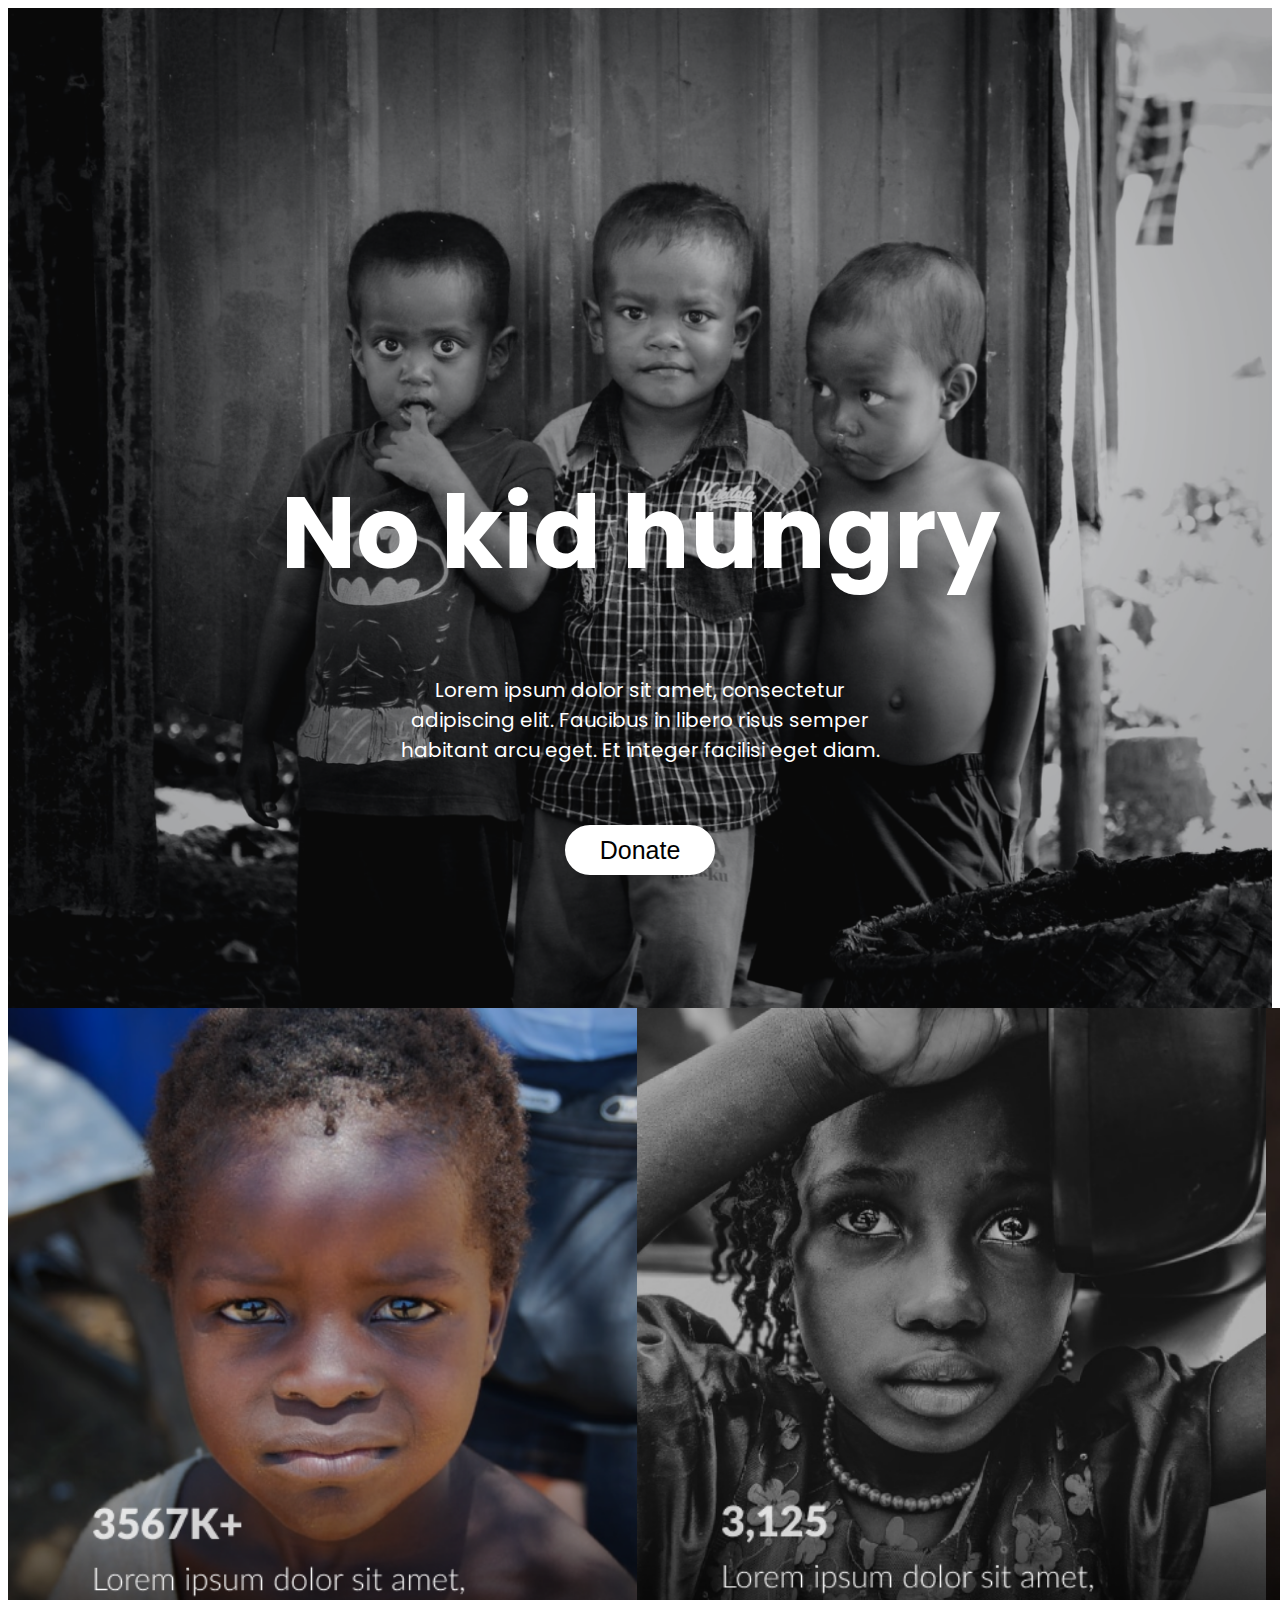
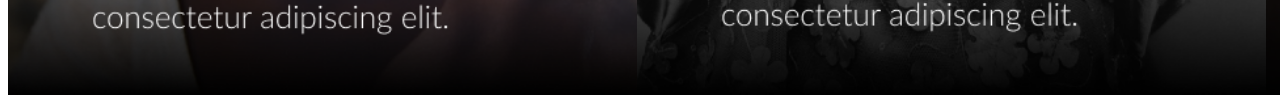
<file: pages/page_21.html>
<!DOCTYPE html>
<html lang="en">
<head>
    <meta charset="UTF-8">
    <meta name="viewport" content="width=device-width, initial-scale=1.0">
    <title>Landing Page 21</title>
    <link rel="stylesheet" href="../css/style_page_21.css">
</head>
<body>

    <div class="content">
        <div class="text">
            <h1>No kid hungry</h1>
            <p>Lorem ipsum dolor sit amet, consectetur<br> adipiscing elit. Faucibus in libero risus semper<br> habitant arcu eget. Et integer facilisi eget diam.</p>
            <button class="buttonH">Donate</button>
        </div>
    </div>

    <img src="../sources/source_page_21/fondo.png" class="fondo" >

    <div class="botD">

        <div class="im">
            <img src="../sources/source_page_21/left.png" class="i" >
        </div>

        <div class="im">
            <img src="../sources/source_page_21/Middle.png" class="i">
        </div>

        <div class="im">
            <img src="../sources/source_page_21/Right.png"class="i" >
        </div>

        <!-- <div class="i">
            <img src="images/left.png" class="i" >
        </div> -->

    </div>
</body>
</html>
</file>
<file: index.css>
* {
    margin: 0;
    padding: 0;
    box-sizing: border-box;
}

:root {
    --button-neon: #63E1E1;
}

body {
    background-color: #2f2f2f;
}
.layout {
    display: grid;
    grid-template-columns: 1fr;
}

.title {
    display: flex;
    justify-content: center;
    margin-top: 3rem;
    font-size: 5vw;
    color: #fff
}

.links-container {
    display: grid;
    grid-template-columns: repeat(7, 1fr);
    grid-auto-rows: auto;
    min-height: 8rem;
    min-width: 10rem;
    justify-items: center;
    margin-top: 5rem;
    gap: 20px;
    


    a {
        display: flex;
        justify-content: center;
        align-items: center;
        background-color: #65cae4;
        width: 12vw;
        height: 14vw;
        border-radius: 30px;
        font-size: 4vw;
        text-decoration: none;
        color: white;
    }

    .landing21, .landing22, .landing23, .landing24, .landing25, .landing26, .landing27, .landing28, .landing29, .landing30, .landing31, .landing32, .landing33, .landing34, .landing35, .landing36, .landing37, .landing38,.landing39, .landing40, .landing41, .landing44, .landing45, .landing46{
        display: none;
    }

    a:hover {
        transition: 0.4s ease;
        transform: scale(1.1);
        box-shadow: 0 0 30px var(--button-neon);
    }

    
}
</file>
<file: css/style_page_10.css>
@import url('https://fonts.googleapis.com/css2?family=Abril+Fatface&family=Imbue:opsz,wght@10..100,100..900&family=Space+Grotesk:wght@300..700&display=swap');

@import url('https://fonts.googleapis.com/css2?family=Abril+Fatface&family=Imbue:opsz,wght@10..100,100..900&family=Lexend:wght@100..900&family=Lilita+One&family=Space+Grotesk:wght@300..700&display=swap');

* {
    margin: 0;
    padding: 0;
    box-sizing: border-box;
    font-family: 'Lexend', 'Abril Fatface', sans-serif;
}

body {
    background-color: #2f2f2f;
}

.layout {
    margin: 5rem;
    display: grid;
    grid-template-columns: 1fr 1fr;
}

.text-side {
    display: flex;
    flex-direction: column;
    color: #fff;
    justify-content: center;
    align-items: center;

    .title {
        font-size: 6.5rem;
    }

    .main-text {
        font-size: 2.3rem;
        margin-top: 2rem;
    }

    .button {
        margin-top: 4rem;
        
        button {
            font-size: 3rem;
            padding: 13px 3rem;
            border-radius: 40px;
        }
    }
}

.gallery {
    display: grid;
    grid-template-columns: repeat(auto-fill, minmax(175px, 1fr));
    gap: 2%;
    object-fit: cover;
    .image-container {
        display: flex;
        justify-content: center;
        align-items: center;
    }
}

@media screen and (max-width: 1400px) and (min-width: 1100px) {
    .text-side {
        .title {
            font-size: 5rem;
        }

        .main-text {
            font-size: 2rem;
        }

        .button {
            button {
                font-size: 2rem;
            }
        }
    }

    .gallery {
        object-fit: cover;

        .image {
            width: 9rem;
            height: 10rem;
        }

    }

}

@media screen and (max-width: 1200px) {
    .layout {
        display: flex;
        flex-direction: column;

    }

    .text-side {
        text-align: center;
        margin-left: 0;

        .title {
            font-size: 4rem;
        }

        .main-text {
            font-size: rem;
        }

        .button {
            button {
                font-size: 2rem;
            }
        }
    }

    .gallery {
        justify-content: center;
        margin-top: 7rem;
        margin-right: 0;
        margin-left: 0;

        .image-container {
            display: flex;
            justify-content: center;
        }
    }
}

@media screen and (max-width: 350px) {
    .text-side {
        .title {
            font-size: 2rem;
        }

        .main-text {
            font-size: 1rem;
        }

        .button {
            margin-top: 1rem;
            button {
                font-size: 1rem;
            }
        }
    }

    .gallery {
        object-fit: cover;
        padding: 0;
        width: 100%;
        grid-template-columns: 1fr 1fr;
        margin-left: 1.4rem;
        gap: 2rem;
        margin-top: 2rem;
        
        .image-container {
            width: 2rem;
            display: flex;
            justify-content: center;
            align-items: center;
            text-align: center;


            img {
                width: 6rem;
            }
        }
    }
}
</file>
<file: css/style_page_11.css>
@import url('https://fonts.googleapis.com/css2?family=Abril+Fatface&family=Imbue:opsz,wght@10..100,100..900&family=Lexend:wght@100..900&family=Lilita+One&family=Space+Grotesk:wght@300..700&display=swap');

* {
    margin: 0;
    padding: 0;
    box-sizing: border-box;
    font-family: 'Lexend', sans-serif;
}

.layout {
    display: grid;
    grid-template-areas:
        "text images"
        "footer footer";
}

.text-container {
    display: flex;
    flex-direction: column;
    justify-content: center;
    flex-wrap: wrap;
    grid-area: text;
    margin-left: 5rem;
    margin-top: 10rem;

    .title {
        font-size: 4vw;
    }

    .main-text {
        margin-top: 2rem;
        font-size: 2vw;
    }

    .button {
        button {
            margin-top: 2rem;
            font-size: 2vw;
            padding: 20px 4rem;
            border-radius: 40px;
            background-color: #2f2f2f;
            color: #fff;
            cursor: pointer;
        }
    }
}

.images-container {
    grid-area: images;
    display: flex;
    width: 47vw;
    height: 40vw;
    margin-top: 5rem;
    object-fit: cover;
    margin-left: 5vw;
    justify-content: flex-end;

    
    img {
        width: 23.75vw;
        height: 28.125vw;
        border-top-left-radius: 47%;
        border-top-right-radius: 47%;
        position: relative;
    }

    .bottom-image {
        justify-self: flex-end;
        align-self: flex-end;
        position: relative;
        right: 9rem;
    }
}

.bottom-container {
    grid-area: footer;
    display: flex;
    background-color: #2f2f2f;
    margin: 2rem 5rem;
    margin-top: 3rem;
    justify-content: space-around;
    align-items: center;
    height: 22vw;
    border-radius: 40px;

    .icon {
        width: 25px
    }

    .info {
        color: #fff;

        .card-title {
            margin-top: 7px;
            font-size: 2vw;
        }

        .card-text {
            margin-top: 2rem;
            font-size: 1.7vw;
            color: #c9b8b8
        }
    }
}

@media screen and (max-width: 930px) and (min-width: 500px) {
    .layout {
        display: flex;
        flex-direction: column;
        justify-content: center;
        margin: 0 0 0 0;
        align-items: center;
        text-align: center;
    }

    .text-container {
        margin: 4rem 0 0 0;

        .title {
            font-size: 5vw;
        }

        .main-text {
            font-size: 4vw;
            margin: 5rem 4vw 0 4vw;
        }

        .button {
            button {
                font-size: 3vw;
                padding: 4vw 8vw;
            }
        }
    }

    .images-container {
        justify-content: center;
        justify-items: center;
        width: 100%;
        height: 60vw;
        margin-top: 5rem;
        margin-left: 13vw;

        img {
            width: 40vw;
            height: 50vw;
        }

        .bottom-image {
            right: 4rem;
            top: 10rem;
        }
    }

    .bottom-container {
        display: flex;
        flex-direction: column;
        margin-top: 15rem;
        width: 70vw;
        height: 100vh;
        margin-left: 16vw;
        margin-right: 16vw;

        .info {
            text-align: center;

            .card-title {
                font-size: 4vw;
                margin-top: 0;
            }

            .card-text {
                margin-top: 0.5rem;
                font-size: 3vw;
            }
            
            .icon {
                width: 6vw;
            }
        }


    }
}

@media screen and (max-width: 500px) {
    .layout {
        display: flex;
        flex-direction: column;
        justify-content: center;
        margin: 0 0 0 0;
        align-items: center;
        text-align: center;
    }

    .text-container {
        margin: 4rem 0 0 0;

        .title {
            font-size: 7vw;
        }

        .main-text {
            font-size: 5vw;
            margin: 3rem 2vw 0 3vw;
        }

        .button {
            button {
                font-size: 4vw;
                padding: 6vw 10vw 6vw 10vw;
            }
        }
    }

    .images-container {
        justify-content: center;
        justify-items: center;
        width: 100%;
        height: 40vw;
        margin-top: 1rem;
        margin-left: 13vw;

        img {
            width: 50vw;
            height: 60vw;
        }

        .bottom-image {
            right: 4rem;
            top: 10rem;
        }
    }

    .bottom-container {
        display: flex;
        flex-direction: column;
        margin-top: 15rem;
        width: 70vw;
        height: 100vh;
        margin-left: 16vw;
        margin-right: 16vw;

        .info {
            text-align: center;

            .card-title {
                font-size: 4vw;
                margin-top: 0;
            }

            .card-text {
                margin-top: 0.5rem;
                font-size: 3vw;
            }
            
            .icon {
                width: 6vw;
            }
        }


    }
}
</file>
<file: css/style_page_12.css>
@import url('https://fonts.googleapis.com/css2?family=Abril+Fatface&family=Imbue:opsz,wght@10..100,100..900&family=Lexend:wght@100..900&family=Lilita+One&family=Space+Grotesk:wght@300..700&display=swap');


* {
    margin: 0;
    padding: 0;
    box-sizing: border-box;
    font-family: 'Lexend', sans-serif;
}

.layout {
    display: grid;
    grid-template-areas: 
        "text images";
}

.header {
    position: absolute;
    grid-area: text;
    margin-top: 3vw;
    margin-left: 5vw;

    .title {
        font-size: 3.2vw;

    }

    .main-text {
        overflow:visible;

        margin-top: 2vw;
        font-size: 1.7vw;
    }

    .button {
        margin-top: 2vw;
        button {
            font-size: 1.8vw;
            padding: 15px 4.6vh;
            border-radius: 40px;
            background-color: #2f2f2f;
            color: #fff;
        }
    }
}

.image-section {
    display: flex;
    flex-direction: row;
    margin-left: 20vw;
    min-height: 92vh;
    gap: 2rem;
    margin-top: 4vw;
    justify-content: flex-end;
    min-width: 70vw;
    img {
        width: 20vw;
        height: 25vw;
        border-radius: 40px;
    }

    .profile-image {
        width: 6.25vw;
        height: 6.5vw;
        border-radius: 50%;
    }

    .left-image {
        align-self: flex-end;
    }

    .middle-image {
        align-self: center;
        position: relative;
        bottom: 2vw;
    }

    .right-image {
        position: relative;
        bottom: 2vw;
    }

    .card {
        position: absolute;
        top: 33rem; 
        display: flex;
        flex-direction: row;
        align-items: center;
        right: 5.5rem;
        gap: 1.5rem;
        height: 20rem;

        .card-text {
            font-size: 1.3vw;
        }

    }
}

.decoration-images {
    position: absolute;
}

.spiral {
    top: 34vw;
    left: 8vw;

    img {
        width: 11.5vw;
    }
}

.wave {
    left: 35vw;
    top: 2vw;

    img {
        width: 27vw;
    }
}

.dawn1 {
    left: 45vw;
    z-index: 1;
    bottom: 20rem;

    img {
        width: 15vw;
    }
}

.dawn2 {
    right: 6vw;
    bottom: 14rem;

    img {
        width: 19vw;
    }

}

@media screen and (max-width: 1366px) and (min-width: 1000px) {

    .header {
        .title {
            font-size: 3.5vw;
        }

        .main-text {
            font-size: 1.6vw;
        }
    }
    .image-section {
        min-height: 50vw;
        min-width: 100vh;
        img {
            width: 18vw;
            height: 25vw;
        }

        .card {
            top: 30rem;
            right: 7rem;
        }
    }
    
    .spiral {
        left: 8vw;
        top: 35vw;

        img {
            width: 10vw;
        }
    }

    .dawn1 {
        left: 34.6rem;
        top: 23vw;

        img {
            width: 14vw;
        }
    }

    .dawn2 {
        right: 10vw;
        bottom: 15vw;
    }

}

@media screen and (max-width: 1000px) {


    .layout {
        display: grid;
        grid-template-areas: 
            "text"
            "images"
    }

    .header {
        display: flex;
        flex-direction: column;
        justify-content: center;
        align-items: center;
        z-index: 1;
        position: unset;
        grid-area: text;
        text-align: center;
        margin: 2rem 0 0 0;
        z-index: 2;

        .title {
            font-size: 7vw;
        }

        .main-text {
            font-size: 4.2vw;
            margin: 1rem 2rem 0 2rem;
        }

        .button {
            margin-top: 1rem;
            button {
                font-size: 3vw;
            }
        }
    }

  

   .image-section {
        display: flex;
        justify-content: center;
        align-items: center;
        flex-direction: column;
        margin: 2rem 0 0 0;
        position: unset;
        grid-area: images;
        width: 100%;
        height: 100%;

        .left-image {
            align-self: center;
            position: unset;
        }

        img {
            width: 60vw;
            position: unset;
            height: 70vw;
        }
        .card {
            position: unset;
            width: fit-content;
            height: fit-content;
            margin: 1rem 2rem 0 2rem;
            .profile-image {
                width: 20vw;
                height: 20vw;
            }

            .card-text {
                font-size: 3vw;
            }
        }
   }

   .spiral {
        bottom: 0;
        top: 9vw;

        img {
            width: 17vw;
        }
   }

   .dawn2 {
        bottom: 0;
        top: 11vw;
        right: 2vw;

        img {
            width: 30vw;
        }

   }

   .dawn1 {

        img {
            width: 29vw;
        }

        top: 67vw;
        left: 36vw;
        z-index: -1;
        opacity: 50%;
   }

   .wave {
       display: none;
   }
}
</file>
<file: css/style_page_13.css>
@import url('https://fonts.googleapis.com/css2?family=Abril+Fatface&family=Imbue:opsz,wght@10..100,100..900&family=Lexend:wght@100..900&family=Lilita+One&family=Space+Grotesk:wght@300..700&display=swap');

* {
  margin: 0;
  padding: 0;
  box-sizing: border-box;
  font-family: "Lexend", sans-serif;
}


img {
  width: 80%;
}



.lay-item {
  display: flex;
  flex-direction: column;
  gap: 20px;
}

.left-decor {
  display: flex;
}

.left-image {
  display: flex;
  flex-direction: column;
  justify-content: center;
  margin-left: 7rem;
}

.right-image {
    display: flex;
    justify-content: center;
}

.text-container {
  padding: 25px;
  width: 100%;
  height: auto;
  display: flex;
  flex-direction: column;
  gap: 15px;
  align-items: center;
  background-image: url("../sources/sources_page_13/text-background.png");
  background-position: center;
  background-repeat: no-repeat;
}

.right-image {
  width: 100%;
}

.title {
  font-size: 10vw;
  text-align: center;
  background: transparent;
}



.number {
  margin-left: 7%;
  font-weight: 700;
  color: #717171;
}

.text-container {
    p {
        font-size: 1.6vw;
        text-align: center;
        background: transparent;
    }
}

button {
  text-align: center;
  padding: 10px 30px;
  background-color: #252525;
  text-decoration: none;
  color: white;
  border-radius: 25px;
  font-size: 2vw;
  margin-top: 2rem;
}

@media (min-width: 950px) {
  .layout {
    display: grid;
    grid-template-columns: repeat(3, 1fr);
    gap: 20px;
  }

  .lay-item {
    display: flex;
    flex-direction: column;
    gap: 20px;
  }

  .left-decor {
    justify-content: center;
    position: relative;
    z-index: 1;
  }

  .spike {
    width: 40%;
    height: 70%;
    position: relative;
    z-index: 2;
    top: 20%;
  }

  .star {
    position: relative;
    z-index: 2;
    width: 50%;
    height: 120%;
    top: 35%;
    left: 20%;
  }

  .star-2 {
    width: 40%;
    height: 110%;
    position: relative;
    z-index: 2;
    bottom: 35%;
    right: 18%;
  }

  .sun {
    position: relative;
    z-index: 2;
    width: 40%;
    height: 80%;
    bottom: 10%;
    right: 10%;
  }

  .text-container {
    height: 500%;
    justify-content: center;
  }

  .title {
    font-weight: 600;
    font-size: 4.5rem;
  }

  .number {
    margin-left: 0;
  }

  .text {
    text-align: start;
  }
}

@media screen and (max-width: 950px) {
    .layout {
        display: flex;
        flex-direction: column;
    }

    .spike, .sun, .star, .star-2 {
        display: none;
    }

    .left-text, .right-text{
        text-align: center;
        justify-self: center;
        margin-top: 2rem;
        
        .number {
            font-size: 6vw;
        }

        .text {
            font-size: 4vw;
        }
        
    }

    .text-container {
        p {
            font-size: 5vw;
        }

        button {
            font-size: 5vw;
        }
    }
}
</file>
<file: css/style_page_14.css>
@import url('https://fonts.googleapis.com/css2?family=Abril+Fatface&family=Imbue:opsz,wght@10..100,100..900&family=Lexend:wght@100..900&family=Lilita+One&family=Space+Grotesk:wght@300..700&display=swap');

* {
  margin: 0;
  padding: 0;
  box-sizing: border-box;
  font-family: "Lexend", sans-serif;
}

.full-images {
    display: none;
}

.layout {
    display: grid;
    grid-template-columns: 1fr 1fr;
    grid-template-areas:
        "text images";
    min-height: 100vh;
    min-width: 100vh;
}

.left-section {
    display: flex;
    flex-direction: column;
    justify-content: center;
    margin-top: 5rem;
    .title {
        font-size: 4vw;
    }

}

.right-section {
    display: flex;
    flex-direction: row;
    flex-wrap: wrap;
    margin-top: 12vh;
    margin-left: 6rem;
    

    .yellow-square {
        img {
            width: 27vw;
        }
    }

    .brown-square, .mobile, .star-1, .star-2, .heart, .sun, .black-star {
        position: absolute;
        
    }

    .brown-square {
        z-index: -5;
        right: 7vw;
        top: 9vw;

        img {
            width: 35vw;
        }
    }

    .mobile {
        top: 19vw;
        right: 15vw;

        img {
            width: 32vw;
        }

        z-index: 1;
    }

    .heart {
        right: 23vw;
        top: 18vw;

        img {
            width: 15vw;
        }
    }

    .sun {
        right: 6vw;
        top: 40vw;
        img {
            width: 10vw;
        }
    }

    .star-1 {
        right: 18vw;

        img {
            width: 8vw;
        }
    }

    .star-2 {
        right: 9.7vw;
        top: 18vw;

        img {
            width: 8vw;
        }
    }

    .black-star {
        top: 2vw;
        right: 39vw;
    }
}

.left-section {
    margin-left: 6rem;
    display: flex;

    .main-text {
        margin-top: 2rem;
        font-size: 3vh;
    }

    hr {
        width: 20%;
    }

   
    button {
        padding: 15px 2rem;
        font-size: 1vw;
        margin-top: 2rem;
        border-radius: 27px;
        background-color: rgb(233, 233, 113);
        border: none;
        cursor: pointer
    }

    .footer {
        display: flex;
        justify-self: flex-end;
        background-color: #2f2f2f;
        height: 12vw;
        border-radius: 30px;
        margin-top: 8rem;
        align-items: center;
        justify-content: space-around;
        color: #fff;

        .number {
            font-size: 2vw;
        }

       .card {
            hr {
                width: 50%;
                margin-top: 1rem;
                height: 3px;
                background-color: #fff;
            }

            .card-text {
                font-size: 1.5vw;
                margin-top: 1rem;
            }
       }
    
    }
    
}

@media screen and (max-width: 1366px) and (min-width: 950px) {
    * {
        font-size: calc(100% - 15%);
    }

    .right-section {
        .yellow-square, .heart, .mobile, .brown-square, .sun, .star1, .star2, .black-star {
            img {
                width: calc(100% - 30%)
            }
        }

        .yellow-square {
            width: 34vw;
        }

        .heart { 
            width: 20vw;
            right: 18vw;
        }

        .brown-square {
            width: 47vw;
            right: -4vw;
        }

        .mobile {
            width: 40vw;
            right: 6.6vw;
            top: 21vw;
        }

        .star-1 {
            width: 10vw;
            right: 20vw;
        }

        .star-2 {
            width: 17vw;
            right: 3vw;
        }

        .black-star {
            width: 15vw;
            right: 34vw;
        }
        
    }

    .left-section {
        .footer {
            margin-top: 2rem;
        }
    }
}

@media screen and (max-width: 950px) {
    .layout {
        display: flex; 
        flex-direction: column;
        min-width: 100vw;
    }

    .left-section {
        text-align: center;
        margin-left: 0;
        margin-top: 3rem;
        
        .main-text {
            font-size: 2vh;
        }
        .footer {
            align-self: center;
            margin-top: 2rem;
            width: 20rem;
            text-align: left;

            .card {
                .card-title {
                    margin-top: 30rem;
                }

                hr {
                    margin-top: 0;
    

                }

                .card-text {
                    margin-top: 0;
                }
            }
        }

        
    }

    .right-section {
        margin: 5rem 0 0 0;
        align-self: center;
      

        .brown-square, .star-1, .star-2, .mobile, .yellow-square, .black-star, .sun, .heart {
            display: none;
        }

        .full-image-article {
            display: flex;
            justify-content: center;
            align-items: center;

            .full-images {
                display: flex;
                width: 70vw;
            }
        }
    }


}
</file>
<file: css/style_page_15.css>
@import url('https://fonts.googleapis.com/css2?family=Abril+Fatface&family=Imbue:opsz,wght@10..100,100..900&family=Lexend:wght@100..900&family=Lilita+One&family=Space+Grotesk:wght@300..700&display=swap');

* {
  margin: 0;
  padding: 0;
  box-sizing: border-box;
  color: #252525;
}

body {
  font-family: "Lexend", sans-serif;
}

.layout {
    margin: 25px;
    display: grid;
  grid-template-columns: 1fr;
  gap: 30px;
}

.lay-item {
    display: flex;
    flex-direction: column;
    align-items: center;
    gap: 30px;
    justify-content: center;
}

.left-right-images {
  display: flex;
  justify-content: center;
}

.left-right-images img {
  width: 80%;
}

.middle-image {
  width: 80%;
}

.left-section-text {
  display: flex;
  flex-direction: column;
  align-items: center;
  gap: 25px;
}

.star {
  width: 20%;
  position: relative;
  z-index: 1;
}


.button {
  text-align: center;
  padding: 10px 30px;
  background-color: #457d61;
  text-decoration: none;
  color: white;
  border-radius: 25px;
  border: none;
}

@media (min-width: 930px) {
  .layout {
    grid-template-columns: repeat(3, 1fr);
  }

  .title {
    font-size: 3rem;
  }

  .text {
    font-size: 1rem;
  }

  .star {
    bottom: 35%;
    left: 35%;
  }

  .star-2 {
    position: relative;
    bottom: 13%;
    right: 25%;
  }

  .left-right-images {
    display: flex;
    justify-content: center;
  }

  .left-right-images img {
    width: 100%;
  }

  .middle-image {
    width: 90%;
  }
}
</file>
<file: css/style_page_16.css>
@import url('https://fonts.googleapis.com/css2?family=Abril+Fatface&family=Imbue:opsz,wght@10..100,100..900&family=Lexend:wght@100..900&family=Lilita+One&family=Space+Grotesk:wght@300..700&display=swap');

:root {
    --button-neon: #63E1E1;
}

* {
  margin: 0;
  padding: 0;
  box-sizing: border-box;
  font-family: 'Lexend', sans-serif;
}

body {
    background-color: #09212C;

}

.layout {
    display: grid;
    min-height: 100vh;
    grid-template-columns: 1fr;
    
}

.background-container {
    position: absolute;
    z-index: -1;
    right: 0;

    img {
        min-width: 100vh;
        min-height: 100vh;
    }
}

.main-text-section {
    background: #000;
    background: linear-gradient(312deg, rgba(0,0,0,0.06346288515406162) 0%, hsl(199, 66%, 10%) 100%);
    max-width: 46vw;
    color: #fff;
    border-radius: 30px;
    padding: 40px;
    height: fit-content;
    margin-top: 8rem;
    margin-left: 5rem;
    webkit-backdrop-filter: blur(10px);
    backdrop-filter: blur(10px);

    .title {
        font-size: 3vw;
    }

    .main-text {
        font-size: 1.5vw;
        margin-top: 2rem;
    }

    .button {
        width: fit-content;
        width: -moz-fit-content;
        margin-top: 3rem;
        
        button {
            cursor: pointer;
            background-color: var(--button-neon);
            border: none;
            box-shadow: 0 0 30px var(--button-neon);
            padding: 15px 2.5rem;
            border-radius: 40px;
            font-size: 1.6vw;
            margin-bottom: 1rem;
        }
    }

}

.info-container {
    display: flex;
    background: rgb(0,0,0);
    background: linear-gradient(135deg, rgba(0,0,0,1) 0%, rgba(0,0,0,0.654499299719888) 26%, rgba(0,0,0,0.5172443977591037) 46%, rgba(0,0,0,0.38559173669467783) 63%, rgba(0,0,0,0.1558998599439776) 100%);
    border: solid #fff 1px;
    border-radius: 30px;
    height: fit-content;
    margin: 0 5rem 0 5rem;
    justify-content: space-between;
    color: #fff;
    padding: 50px;
    -webkit-backdrop-filter: blur(10px);
    backdrop-filter: blur(10px);

    .card {
        .card-title {
            font-size: 1.8vw;
        }

        .card-icon {
            width: 2vw;

        }

        .card-text {
            font-size: 1.2vw;
            margin-top: 1rem;
        }
    }

}

.bottom-right-icon {
    position: absolute;
    bottom: 0;
    right: 0;
}

@media screen and (max-width: 1366px) and (min-width: 900px) {
    
    body {
        background-image: url(../sources/source_page_16/background-image.png);
        background-repeat: no-repeat;
        background-size: contain;
        background-position: 50%;

    }

    .background-container {
        display: none;

    }

    .main-text-section {
        justify-self: center;
        text-align: center;
        align-content: center;
        margin-left: 0;
        margin-top: 1rem;

        .title {
            margin-top: 0.5rem;
            font-size: 1.5vw;
        }

        .main-text {
            font-size: 1vw;
            margin-top: 0.7rem;
        }

        .button {
            button {
                padding: 10px 1rem;
                font-size: 1vw;
                margin-top: 0.7rem;
            }
        }

        
    }
    
    .info-container {
        height: fit-content;
        padding: 20px;

        .card {
            .card-title {
                font-size: 1vw;
            }

            .card-text {
                font-size: 1vw;
            }
        }
    }
}

@media screen and (max-width: 900px) {
    
    body {
        background-image: url(../sources/source_page_16/background-image.png);
        background-repeat: no-repeat;
        background-size: cover;


    }

    .background-container {
        display: none;

    }

    .main-text-section {
        justify-self: center;
        text-align: center;
        align-content: center;
        margin-left: 0;
        margin-top: 0;

        .title {
            margin-top: 1rem;
            font-size: 3.7vw;
        }

        .main-text {
            font-size: 1.8vw;
        }

        
        
    }

}
</file>
<file: css/style_page_17.css>
@import url('https://fonts.googleapis.com/css2?family=Abril+Fatface&family=Imbue:opsz,wght@10..100,100..900&family=Lexend:wght@100..900&family=Lilita+One&family=Space+Grotesk:wght@300..700&display=swap');

* {
  margin: 0;
  padding: 0;
  box-sizing: border-box;
  font-family: 'Lexend', sans-serif;
}
body {
    background-color: #f2f2f2;
}
.layout {
    display: grid;
    grid-template-areas: 
        "text"
        "images";
    height: 100vh;
    
}

.main-text {
    grid-area: text;
    display: flex;
    justify-content: center;
    flex-direction: column;
    text-align: center;
    align-items: center;

    h1 {
        margin-top: 2rem;
        font-size: 3vw;
    }

    p {
        margin-top: 2rem;
        font-size: 1.3vw;
    }

    button {
        margin-top: 1.6rem;
        font-size: 1.7vw;
        padding: 15px 3rem;
        border-radius: 40px;
        border: none;
        background-color: #2f2f2f;
        color: #fff;
    }


}

.info-container {
    display: flex;
    background-color: #fff;
    margin-top: 5rem;
    justify-self: center;
    padding: 50px;
    justify-content: space-around;
    border-radius: 40px;
    gap: 10%;
    width: 66vw;    
    text-align: left;

    .card-title {
        font-size: 1.3vw;
    }

    hr {
        width: 30%;
        margin-top: 1rem;
        color: #000;
        background-color: #000;
        height: 4px;
    }

    .card-text {
        margin-top: 1rem;
        font-size: 1vw;
    }
}

.images-section  {
    grid-area: images;
    display: grid;
    grid-template-columns: repeat(autofit, minmax(411px, 1fr));
    margin-top: 4rem;
    position: relative;
    bottom: 14vw;
    z-index: -1;

    .top-image {
        grid-column: 1 / 4;
        display: flex;
        justify-content: center;
        img {
            width: 91vw;
        }
    }

    .bottom-first, .bottom-second, .bottom-third {
        justify-self: center;
        margin-top: 2rem;
        align-self: center;
        img {
            width: 25vw;
        }
    }

}


@media screen and (max-width: 767px) {
    
    .main-text {

        .title {
            font-size: 6vw;
        }

        .main-text {
            font-size: 3vw;
        }

        button {
            font-size: 3vw;
            padding: 10px 2rem;
        }

        .info-container {
            width: 90vw;
            height: fit-content;
            padding: 2rem;
            text-align: center;
            .card-title {
                font-size: 3vw;
                margin-top: 0;
            }

            hr {
                margin-top: 0.7rem;
                justify-self: center;
                align-self: center;
                margin-left: 1.4rem;
            }

            .card-text {
                font-size: 1.5vw;
                text-align: center;
            }
        }
    }

    .images-section {
        bottom: 30vw;
        display: flex;
        flex-direction: column;

        .bottom-first, .bottom-second, .bottom-third {
            img {
                width: 50vw;
            }
        }
    } 
}
</file>
<file: css/style_page_18.css>
@import url('https://fonts.googleapis.com/css2?family=Abril+Fatface&family=Imbue:opsz,wght@10..100,100..900&family=Lexend:wght@100..900&family=Lilita+One&family=Space+Grotesk:wght@300..700&display=swap');

* {
  margin: 0;
  padding: 0;
  box-sizing: border-box;
  font-family: 'Lexend', sans-serif;
}

.layout {
    display: grid;
    grid-template-areas: 
        "text"
        "gallery";
    padding: 5em;
}

.top-section {
    grid-area: text;
    display: flex;
    width: 100%;
    justify-content: space-between;
    gap: 2%;

    .circle {
        width: 12vw;
    }

    .wave {
        width: 28vw;
    }

    .left-decoration {
        display: flex;
        flex-direction: column;
        justify-content: center;
        align-items: center;
        margin-top: 2em;
        .circle {
            margin-top: 2em;
        }
    }

    .main-text-container {
        justify-self: center;
        text-align: center;
        margin-top: 3em;
        .title {
            font-size: 4vw;
        }

        .main-text {
            font-size: 1.5vw;
            margin-top: 1em;
        }

        button {
            margin-top: 2em;
            padding: 15px 2em;
            border-radius: 30px;
            border: none;
            background-color: #2f2f2f;
            color: #fff;
            font-size: 1.9vw;
        }
    }

    .right-decoration {
        justify-self: flex-end;
        display: flex;
        flex-direction: column-reverse;
        justify-content: center;
        align-items: center;

        .wave {
            margin-top: 4em;
        }
    }
}

.gallery-section {
    grid-area: gallery;
    display: grid;
    grid-template-columns: repeat(5, 1fr);
    grid-template-rows: 1fr 1fr;
    justify-items: center;
    margin-top: 2rem;
    grid-auto-columns: min-content;

    .item3 {

        grid-row: 1 / span2;
        grid-column: 3;

        img {
            width: 18vw;
        }
    }

    .item4 {
        margin-top: 2em;

        img {
            width: 15vw;
            height: 30vh;
        }
    }
    
    .item5 {
        justify-self: start;
        align-self: center;
        grid-area: 1 / 5 / 3 / span2;
        display: flex;
        flex-direction: column;
        width: 70%;
        

        img {
            width: 12vw;
        }
        
        .item-text {
            align-self: end;
            justify-self: end;
            height: fit-content;
            p {
                margin-top: 2rem;
                font-size: 2.4em;
                font-style: italic;
                
            }

            hr {
                height: 5px;
                background-color: #2f2f2f;
                margin-top: rem;
            }
        }
    }
    
    .item1 {

        .item-text {
            align-self: end;
            justify-self: end;
            height: fit-content;
            p {
                font-size: 2vw;
                font-style: italic;
                
            }

            p:nth-of-type(3), p:nth-of-type(2) {
                margin-top: 1rem;
            }

            hr {
                height: 5px;
                background-color: #2f2f2f;
                margin-top: 1rem;
            }
        }
    }

    .item2 {
        justify-self: end;
        margin-right: 1vw;
        img {
            width: 16vw;
        }
    }

    .item6 {
        position: relative;
        bottom: 8vh;
        img {
            width: 13vw;
            height: 30vh;
        }
    }

    .item7 {
        position: relative;
        bottom: 1.6vh;
        img {
            width: 16vw;
            height: 28vh;
        }
    }

    .item8 {
        position: relative;
        top: 3.4vh;
        img {
            width: 15vw;
            height: 28vh;
        }
    }
}

@media screen and (max-width: 1366px) and (min-width: 768px) {
    .layout {
        padding: 0;
    }
}

@media screen and (max-width: 768px) {
    .layout {
        display: flex;
        flex-direction: column;
    }

    .top-section {
        display: flex;
        flex-direction: column;

        .main-text-container {
            order: -1;

            .title {
                font-size: 7vw;
            }

            .main-text {
                font-size: 4vw;
            }

            button {
                font-size: 4vw;
            }
        }

        .right-decoration, .left-decoration {
            position: absolute;
        }

        .left-decoration {
            left: 10vw;
            top: 9vh;

            .circle {
                position: relative;
                bottom: 3vh;
            }
        }

        .right-decoration {
            right: 10vw;

            .circle {
                position: relative;
                top: 5vh;
            }
        }
    }

    .gallery-section {
        display: flex;
        flex-direction: column;
        justify-content: center;
        

        .item {
            display: flex;
            justify-content: center;
            margin-top: 2rem;
            img {
                width: 35vw;
            }
        }

        .item1 {
            position: absolute;
            top: 61vh;
            left: 4vw;
           .item-text p {
                font-size: 3vw;
           }
        }

        .item5 p, .item5 hr{
            position: absolute;
            top: 61vh;
            margin-right: 2rem;
            
        
        }

        .item5 {
            .item-text {
                .card-text {
                    font-size: 4vh;
                }
            }
        }

        .item5 {
            position: unset;
            display: flex;
            justify-content: center;
            align-items: center;
        }

        .item6 {
            position: unset;
        }
        
    }
}
</file>
<file: css/style_page_19.css>
@import url('https://fonts.googleapis.com/css2?family=Abril+Fatface&family=Imbue:opsz,wght@10..100,100..900&family=Lexend:wght@100..900&family=Lilita+One&family=Space+Grotesk:wght@300..700&display=swap');

* {
  margin: 0;
  padding: 0;
  box-sizing: border-box;
  font-family: 'Lexend', sans-serif;
}

body {
    background-color: #f2f2f2;
}

.layout {
    display: grid; 
    grid-template-columns: 1fr 1fr;
    grid-template-areas: 
        "text food-image"
        "row card";
    height: 100vh;
}

.main-text-container {
    grid-area: text;
    display: flex;
    flex-direction: column;
    margin-left: 8vw;
    margin-top: 3vw;
    

    .title {
        margin-top: 2rem;
        font-size: 4vw;
    }

    .main-text {
        margin-top: 1em;
        font-size: 1.4vw;
    }

    button {
        font-size: 2vw;
        width: fit-content;
        margin-top: 1em;
        padding: 15px 2vw;
        border: none;
        background-color: #2f2f2f;
        color: #fff;
        border-radius: 40px;
    }
}

.big-image-container {
    grid-area: food-image;
    margin-top: 1vw;
    display: flex;
    flex-direction: column;
    align-items: center;
    
    img {
        width: 37vw;
    }
}

.row-images-container {
    grid-area: row;
    display: flex; 
    flex-direction: row;
    gap: 4%;
    align-items: flex-start;
    justify-content: center;
    background-color: #fff;

    img {
        position: relative;
        bottom: 3.5vw;
        width: 9vw;
    }
}

.card-container {
    grid-area: card;
    background-color: #fff;
    
    
    hr {
        margin-top: 1vw;
        width: 8%;
        background-color: #000;
        color: #000;
        height: 7px;
    }

    .title {
        font-size: 1.5vw;
        margin-top: 1vw;
    }

    .card-text {
        font-size: 1.6vw;
        margin-top: 1vw;
    }

    .icons-container {
        display: flex;
        justify-content: space-between;
        width: 80%;

        img {
            width: 6vw;
        }
    }
}

@media screen and (max-width: 768px) {

    .layout {
        display: flex;
        flex-direction: column;
    }

    .main-text-container {
        text-align: center;
        margin: 0 1rem;
        align-items: center;
        .title {
            font-size: 10vw;
        }

        .main-text {
            font-size: 1.2em;
        }
        button {
            margin-top: 2em;
        }
    }
    
    .big-image-container {
        margin-top: 5vw;

        img {
            width: 50vw;
        }
    }

    .row-images-container {
        margin-top: 5rem;
        display: flex;
        justify-content: space-evenly;
        img {
            width: 20vw;
            bottom: 10vw;
        }
    }

    .card-container {
        display: flex;
        justify-content: flex-start;
        align-items: center;
        flex-direction: column;
        margin-top: 0;

        hr {
            width: 4%;
            height: 3px;
        }

        .title {
            font-size: 5vw;
        }

        .card-text {
            font-size: 4vw;
            text-align: center;
        }

        .icons-container {
            margin-bottom: 2rem;
            img {
                width: 10vw;
                cursor: pointer;
            }
        }
    }  
}
</file>
<file: css/style_page_2.css>
@import url("https://fonts.googleapis.com/css2?family=Poppins:ital,wght@0,300;0,400;0,600;0,700;1,300;1,400;1,600;1,700&display=swap");

* {
  margin: 0;
  box-sizing: border-box;
}
body {
  margin: 25px;
  font-family: "Poppins", sans-serif;
}
.grid {
  display: grid;
  grid-template-columns: 1fr;
  justify-content: center;
}

.imgs {
  display: flex;
  flex-direction: column;
  align-items: flex-start;
}
.item {
  width: 100%;
}
img {
  width: 100%;
  padding: 10px;
}
h2 {
  font-size: 2rem;
  color: #c9c9c9;
}
a {
  color: white;
  text-decoration: none;
  background-color: black;
  padding: 5px;
  margin: 10px;
  border-radius: 10px;
}
p {
  margin: 10px;
}
@media (min-width: 750px) {
  .item {
    display: flex;
    flex-direction: row;
    justify-content: space-around;
  }
  .text {
    width: 400px;
    margin-top: 5%;
  }
  .imgs1 {
    margin-bottom: 10%;
  }
  .imgs2 {
    margin-top: 15%;
  }
  img {
    width: 100%;
  }
  h1 {
    font-size: 3rem;
  }
  p {
    font-size: 1.2rem;
  }
  a {
    font-size: 1.5rem;
  }
}
@media (min-width: 930px){
  .item{
    justify-content: center;
  }
}
</file>
<file: css/style_page_21.css>
@import url('https://fonts.googleapis.com/css2?family=Edu+NSW+ACT+Foundation:wght@400..700&family=Poppins:ital,wght@0,100;0,200;0,300;0,400;0,500;0,600;0,700;0,800;0,900;1,100;1,200;1,300;1,400;1,500;1,600;1,700;1,800;1,900&family=Work+Sans:ital,wght@0,100..900;1,100..900&display=swap');
body{
    font-family: "Poppins", sans-serif;
    display: flex;
    flex-direction: column;
    
}
.content{
    background-image: url('../sources/source_page_21/unsplash_dcPThE8G59E.png');
    background-size: cover;
    background-repeat: no-repeat;
    height: 1000px;
}
.text{
    color: white;
    font-size: 50px;
    text-align: center;
    margin-top: 450px;
}
p{
    font-size: 20px;
}
.buttonH{
    width: 150px;
    height: 50px;
    font-size: 25px;
    margin-top: 40px;

    border-radius: 30px;
    color: rgb(0, 0, 0);
    background-color: #ffffff;
    border:solid 2px white
}
.botD{
    display: flex;
    margin-top: 0px;
}
.i{
    width: 629px;
}
.fondo{
    display: none;
}

@media(max-width:700px){
    .content{
        background-size: 380px;
    }
    .text{
        font-size: 30px;
        margin-top: 360px;
        background-color: rgba(0, 0, 0, 0.405);
        height: 530px;
        border-radius: 50px;
        margin-bottom: 0;
    }
    p{
        font-size: 20px;
        text-align: left;
        margin-left: 20px;
    }
    .botD{
        flex-direction: column;
        margin-top: 0px;
    }
    .i{
        width: 360px;
        margin-left: 8px;
    }
}
</file>
